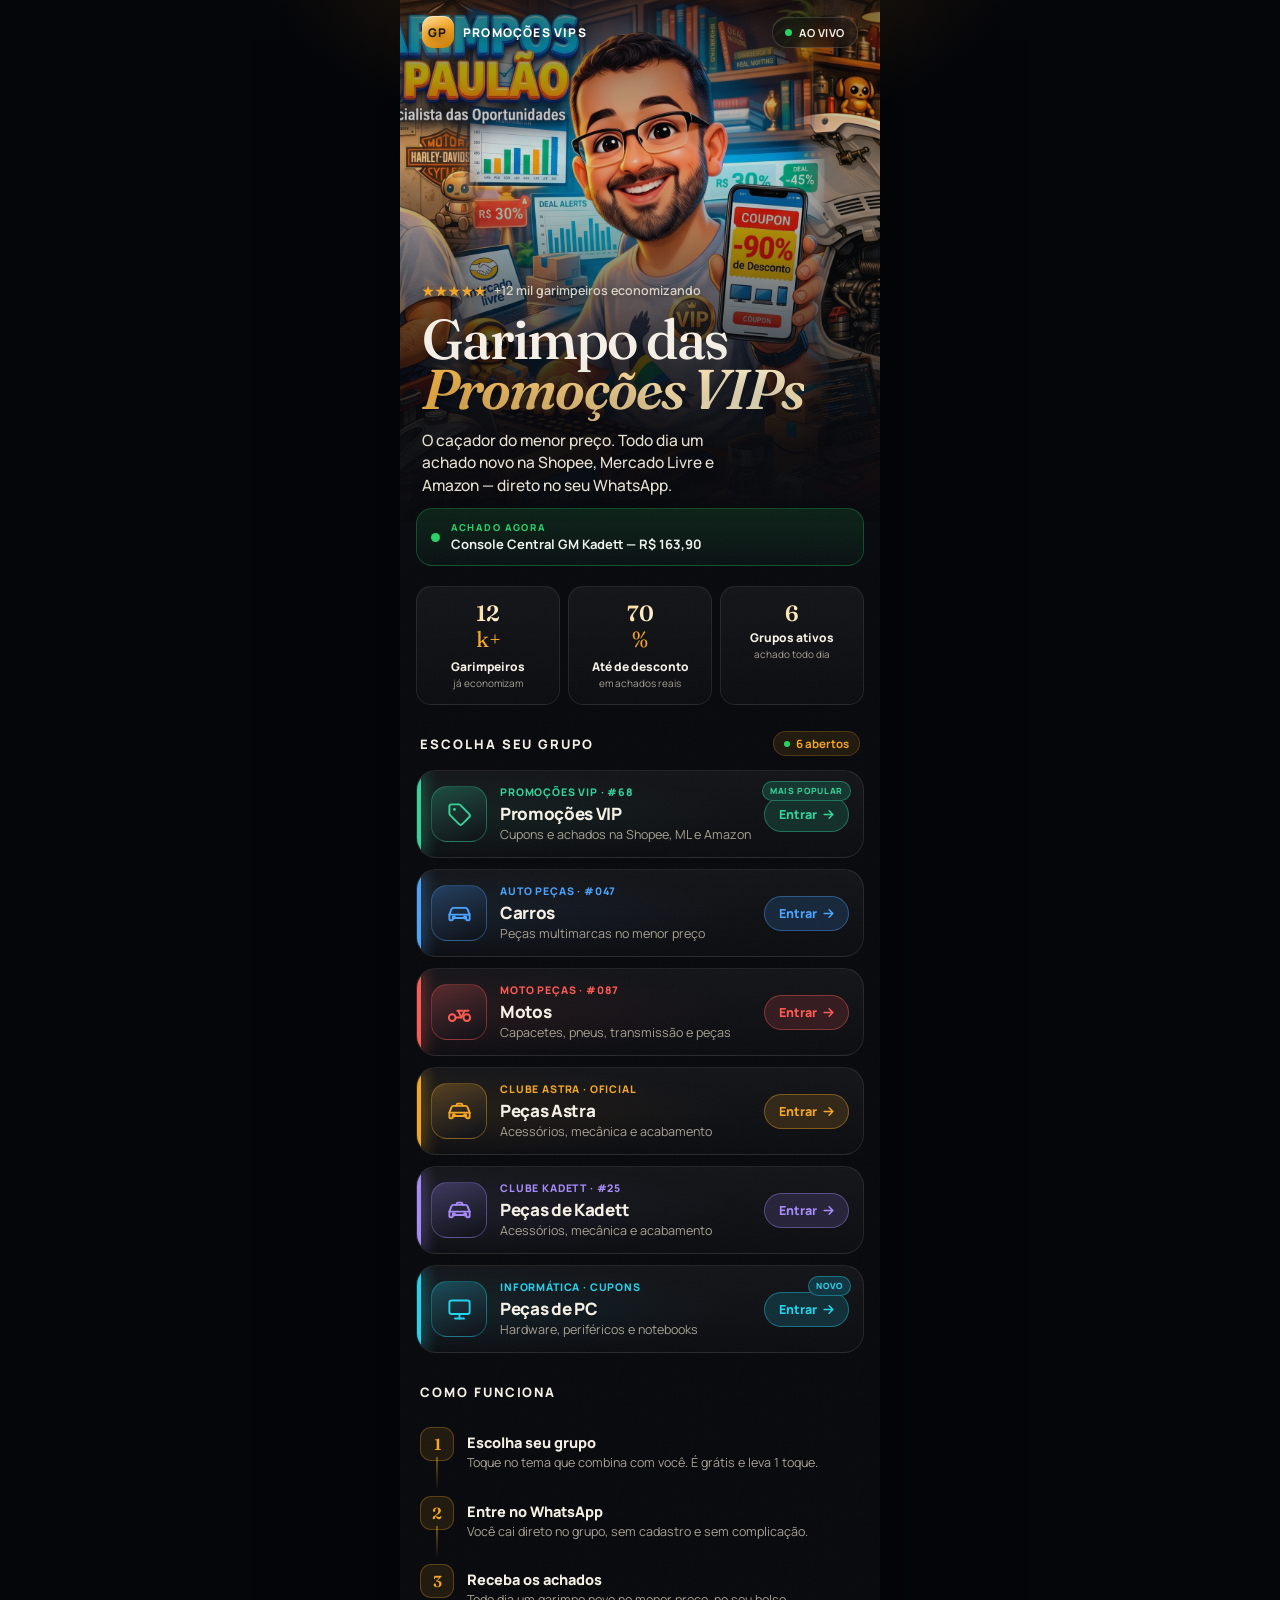
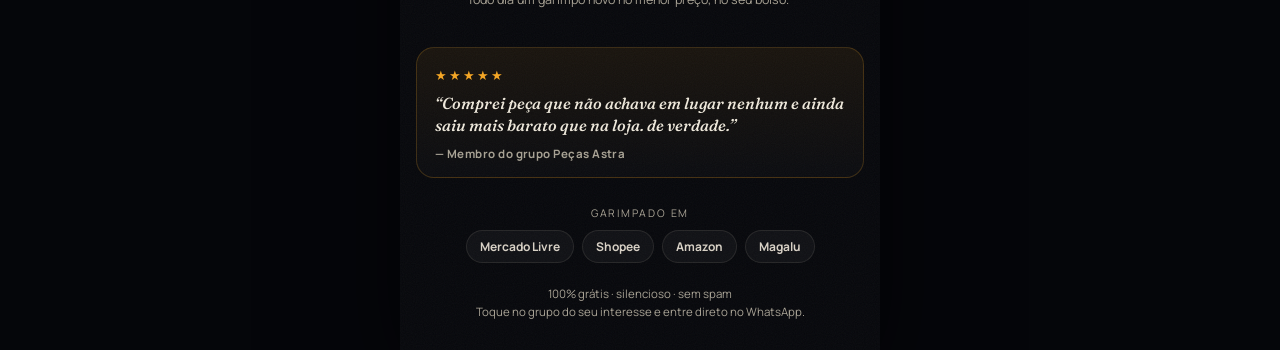
<file: index.html>
<!DOCTYPE html>
<html lang="pt-BR">

<head>
    <meta charset="UTF-8">
    <meta name="viewport" content="width=device-width, initial-scale=1, viewport-fit=cover">
    <meta name="theme-color" content="#07080c">
    <meta name="description"
        content="Garimpo do PauLão. Achados do dia no menor preço, direto no WhatsApp. Escolha seu grupo: Promoções VIP, Carros, Motos, Peças Astra, Peças de Kadett e Peças de PC.">
    <meta property="og:title" content="Garimpo do PauLão | Achados no menor preço">
    <meta property="og:description"
        content="Entre grátis no grupo do seu interesse. Achado novo todo dia, silencioso e sem spam.">
    <meta property="og:type" content="website">
    <title>Garimpo das Promoções VIPs | Grupos no WhatsApp</title>
    <link rel="preconnect" href="https://fonts.googleapis.com">
    <link rel="preconnect" href="https://fonts.gstatic.com" crossorigin>
    <link
        href="https://fonts.googleapis.com/css2?family=Fraunces:ital,opsz,wght@1,9..144,500;1,9..144,600;1,9..144,700&family=Manrope:wght@500;600;700;800&display=swap"
        rel="stylesheet">
    <style>
        :root {
            --bg: #07080c;
            --bg-2: #0b0d14;
            --ink: #f6f1e7;
            --muted: #a8a294;
            --gold: #f5a623;
            --gold-soft: #ffe1a3;
            --wpp: #25d366;
            --line: rgba(255, 244, 220, 0.09);
            --safe-top: env(safe-area-inset-top, 0px);
            --safe-bottom: env(safe-area-inset-bottom, 0px);
        }

        * {
            box-sizing: border-box;
            margin: 0;
            padding: 0;
            -webkit-tap-highlight-color: transparent;
        }

        html {
            background: #05060a;
            scroll-behavior: smooth;
        }

        body {
            min-height: 100dvh;
            color: var(--ink);
            font-family: Manrope, "Segoe UI", sans-serif;
            background:
                radial-gradient(560px 300px at 50% -60px, rgba(245, 166, 35, 0.2), transparent 70%),
                #05060a;
            display: flex;
            justify-content: center;
            -webkit-font-smoothing: antialiased;
        }

        .app {
            position: relative;
            width: 100%;
            max-width: 480px;
            min-width: 0;
            min-height: 100dvh;
            background:
                radial-gradient(130% 40% at 50% 0%, rgba(245, 166, 35, 0.14), transparent 60%),
                linear-gradient(180deg, var(--bg-2), var(--bg) 40%);
            overflow: hidden;
            isolation: isolate;
        }

        /* textura sutil */
        .app::before {
            content: "";
            position: absolute;
            inset: 0;
            z-index: 5;
            pointer-events: none;
            opacity: 0.045;
            background-image: url("data:image/svg+xml,%3Csvg xmlns='http://www.w3.org/2000/svg' width='120' height='120'%3E%3Cfilter id='n'%3E%3CfeTurbulence type='fractalNoise' baseFrequency='0.9' numOctaves='2'/%3E%3C/filter%3E%3Crect width='100%25' height='100%25' filter='url(%23n)'/%3E%3C/svg%3E");
        }

        /* ---------- HERO ---------- */
        .hero {
            position: relative;
            min-height: 58dvh;
            display: flex;
            flex-direction: column;
            justify-content: flex-end;
            padding: calc(18px + var(--safe-top)) 22px 26px;
            isolation: isolate;
            overflow: hidden;
        }

        .hero-photo {
            position: absolute;
            inset: 0;
            width: 100%;
            height: 100%;
            object-fit: cover;
            object-position: center 15%;
            z-index: -2;
            transform: scale(1.05);
            animation: drift 20s ease-in-out infinite alternate;
        }

        .hero::after {
            content: "";
            position: absolute;
            inset: 0;
            z-index: -1;
            background:
                linear-gradient(180deg, rgba(7, 8, 12, 0.55) 0%, rgba(7, 8, 12, 0.1) 30%, rgba(7, 8, 12, 0.6) 60%, rgba(7, 8, 12, 0.95) 85%, var(--bg) 100%);
        }

        .topline {
            position: absolute;
            top: calc(16px + var(--safe-top));
            left: 22px;
            right: 22px;
            display: flex;
            align-items: center;
            justify-content: space-between;
            z-index: 1;
        }

        .mark {
            display: inline-flex;
            align-items: center;
            gap: 9px;
            color: #fff;
            font-size: 12px;
            font-weight: 800;
            letter-spacing: 0.1em;
            text-transform: uppercase;
            text-shadow: 0 2px 10px rgba(0, 0, 0, 0.6);
        }

        .mark i {
            width: 32px;
            height: 32px;
            border-radius: 11px;
            display: grid;
            place-items: center;
            background: linear-gradient(150deg, var(--gold-soft), var(--gold) 52%, #c47a09);
            color: #1a1206;
            font-style: normal;
            font-size: 12px;
            font-weight: 800;
            box-shadow: 0 6px 18px rgba(245, 166, 35, 0.35), inset 0 1px 0 rgba(255, 255, 255, 0.5);
        }

        .live {
            display: inline-flex;
            align-items: center;
            gap: 7px;
            padding: 7px 12px;
            border-radius: 999px;
            background: rgba(7, 8, 12, 0.5);
            border: 1px solid rgba(255, 255, 255, 0.16);
            backdrop-filter: blur(10px);
            -webkit-backdrop-filter: blur(10px);
            font-size: 11px;
            font-weight: 700;
            letter-spacing: 0.05em;
            text-transform: uppercase;
        }

        .live b {
            width: 7px;
            height: 7px;
            border-radius: 50%;
            background: var(--wpp);
            box-shadow: 0 0 0 0 rgba(37, 211, 102, 0.7);
            animation: pulse 1.8s infinite;
        }

        .stars {
            display: inline-flex;
            align-items: center;
            gap: 7px;
            margin-bottom: 14px;
            font-size: 12.5px;
            font-weight: 700;
            color: #fff;
            text-shadow: 0 2px 10px rgba(0, 0, 0, 0.6);
            animation: rise 0.7s 0.02s both;
        }

        .stars .s {
            color: var(--gold);
            letter-spacing: 1px;
            font-size: 13px;
        }

        .stars span {
            color: #d8d2c6;
            font-weight: 600;
        }

        h1 {
            font-family: Fraunces, Georgia, serif;
            font-weight: 500;
            font-size: clamp(40px, 12vw, 56px);
            line-height: 0.9;
            letter-spacing: -0.03em;
            max-width: 12ch;
            text-shadow: 0 12px 34px rgba(0, 0, 0, 0.55);
            animation: rise 0.7s 0.1s both;
        }

        h1 em {
            font-style: italic;
            font-weight: 600;
            background: linear-gradient(105deg, #f6b340 0%, #fff4d2 44%, #f5a623 80%);
            background-size: 200% auto;
            -webkit-background-clip: text;
            background-clip: text;
            color: transparent;
            animation: shine 5s linear infinite;
        }

        .hero-sub {
            margin-top: 14px;
            max-width: 32ch;
            color: #e7e1d5;
            font-size: 15.5px;
            line-height: 1.45;
            font-weight: 500;
            text-shadow: 0 2px 12px rgba(0, 0, 0, 0.6);
            animation: rise 0.7s 0.16s both;
        }

        /* ---------- LIVE FEED ---------- */
        .ticker {
            position: relative;
            z-index: 2;
            margin: 0 16px;
            margin-top: -14px;
            display: flex;
            align-items: center;
            gap: 11px;
            padding: 12px 14px;
            border-radius: 16px;
            background: linear-gradient(180deg, rgba(37, 211, 102, 0.12), rgba(37, 211, 102, 0.04));
            border: 1px solid rgba(37, 211, 102, 0.28);
            box-shadow: 0 16px 36px -18px rgba(0, 0, 0, 0.9);
            animation: rise 0.7s 0.22s both;
        }

        .ticker .dot {
            flex: none;
            width: 9px;
            height: 9px;
            border-radius: 50%;
            background: var(--wpp);
            box-shadow: 0 0 0 0 rgba(37, 211, 102, 0.7);
            animation: pulse 1.8s infinite;
        }

        .ticker .feed {
            min-width: 0;
            flex: 1;
        }

        .ticker .feed .lbl {
            display: block;
            font-size: 9.5px;
            letter-spacing: 0.18em;
            text-transform: uppercase;
            color: var(--wpp);
            font-weight: 800;
            margin-bottom: 1px;
        }

        .ticker .feed .msg {
            display: block;
            font-size: 13px;
            font-weight: 700;
            color: #eef3ee;
            white-space: nowrap;
            overflow: hidden;
            text-overflow: ellipsis;
            animation: feedIn 0.5s ease;
        }

        /* ---------- SHEET ---------- */
        .sheet {
            position: relative;
            z-index: 2;
            background: var(--bg);
            padding: 20px 16px calc(30px + var(--safe-bottom));
        }

        .facts {
            display: grid;
            grid-template-columns: repeat(3, minmax(0, 1fr));
            gap: 8px;
            margin: 0 0 26px;
            animation: rise 0.7s 0.28s both;
        }

        .fact {
            min-width: 0;
            background: linear-gradient(180deg, rgba(255, 255, 255, 0.05), rgba(255, 255, 255, 0.02));
            border: 1px solid var(--line);
            border-radius: 15px;
            padding: 14px 6px;
            text-align: center;
        }

        .fact .num {
            font-family: Fraunces, Georgia, serif;
            font-size: 22px;
            font-weight: 600;
            line-height: 1;
            background: linear-gradient(105deg, #f6b340, #fff4d2 60%, #f5a623);
            -webkit-background-clip: text;
            background-clip: text;
            color: transparent;
        }

        .fact strong {
            display: block;
            margin-top: 5px;
            font-size: 12px;
            font-weight: 800;
            color: var(--ink);
        }

        .fact span {
            display: block;
            margin-top: 1px;
            font-size: 10px;
            color: var(--muted);
        }

        .section-head {
            display: flex;
            align-items: center;
            justify-content: space-between;
            margin: 0 4px 14px;
        }

        .section-head h2 {
            font-size: 13px;
            letter-spacing: 0.15em;
            text-transform: uppercase;
            font-weight: 800;
        }

        .section-head .count {
            display: inline-flex;
            align-items: center;
            gap: 6px;
            font-size: 11.5px;
            color: var(--gold);
            font-weight: 700;
            padding: 4px 10px;
            border-radius: 999px;
            background: rgba(245, 166, 35, 0.1);
            border: 1px solid rgba(245, 166, 35, 0.22);
        }

        .section-head .count b {
            width: 6px;
            height: 6px;
            border-radius: 50%;
            background: var(--wpp);
            animation: pulse 1.8s infinite;
        }

        .groups {
            display: grid;
            gap: 11px;
        }

        .group {
            --accent: var(--gold);
            position: relative;
            display: grid;
            grid-template-columns: 56px 1fr auto;
            gap: 13px;
            align-items: center;
            min-height: 88px;
            padding: 13px 14px;
            border-radius: 20px;
            text-decoration: none;
            color: inherit;
            background: linear-gradient(180deg, rgba(255, 255, 255, 0.05), rgba(255, 255, 255, 0.018));
            border: 1px solid var(--line);
            overflow: hidden;
            transition: transform 0.18s ease, border-color 0.18s ease;
            animation: rise 0.6s both;
        }

        .group::before {
            content: "";
            position: absolute;
            left: 0;
            top: 0;
            bottom: 0;
            width: 4px;
            background: var(--accent);
            box-shadow: 0 0 16px var(--accent);
        }

        .group::after {
            content: "";
            position: absolute;
            inset: 0;
            background: radial-gradient(120% 90% at 0% 50%, color-mix(in srgb, var(--accent) 12%, transparent), transparent 60%);
            opacity: 0.7;
            pointer-events: none;
        }

        .group:active {
            transform: scale(0.98);
            border-color: color-mix(in srgb, var(--accent) 45%, transparent);
        }

        .group:focus-visible {
            outline: 2px solid var(--accent);
            outline-offset: 3px;
        }

        .group .badge {
            position: absolute;
            top: 10px;
            right: 12px;
            z-index: 2;
            font-size: 8.5px;
            font-weight: 800;
            letter-spacing: 0.08em;
            text-transform: uppercase;
            padding: 3px 7px;
            border-radius: 999px;
            background: color-mix(in srgb, var(--accent) 20%, #0c0e14);
            border: 1px solid color-mix(in srgb, var(--accent) 40%, transparent);
            color: var(--accent);
        }

        .thumb {
            position: relative;
            z-index: 1;
            width: 56px;
            height: 56px;
            border-radius: 16px;
            display: grid;
            place-items: center;
            background:
                linear-gradient(160deg, color-mix(in srgb, var(--accent) 30%, #10131b), #0c0e14);
            border: 1px solid color-mix(in srgb, var(--accent) 35%, transparent);
            color: var(--accent);
        }

        .thumb svg {
            width: 27px;
            height: 27px;
            fill: none;
            stroke: currentColor;
            stroke-width: 1.7;
            stroke-linecap: round;
            stroke-linejoin: round;
        }

        .info {
            position: relative;
            z-index: 1;
            min-width: 0;
        }

        .info .kicker {
            display: block;
            color: var(--accent);
            font-size: 10.5px;
            font-weight: 800;
            letter-spacing: 0.08em;
            text-transform: uppercase;
            margin-bottom: 3px;
        }

        .info .name {
            display: block;
            font-size: 17px;
            font-weight: 800;
            letter-spacing: -0.02em;
        }

        .info .desc {
            display: block;
            margin-top: 2px;
            color: var(--muted);
            font-size: 12.5px;
            line-height: 1.3;
        }

        .enter {
            position: relative;
            z-index: 1;
            display: inline-flex;
            align-items: center;
            gap: 4px;
            padding: 8px 12px 8px 14px;
            border-radius: 999px;
            background: color-mix(in srgb, var(--accent) 16%, #0c0e14);
            border: 1px solid color-mix(in srgb, var(--accent) 40%, transparent);
            color: var(--accent);
            font-size: 12.5px;
            font-weight: 800;
            white-space: nowrap;
        }

        .enter svg {
            width: 15px;
            height: 15px;
            fill: none;
            stroke: currentColor;
            stroke-width: 2.4;
            stroke-linecap: round;
            stroke-linejoin: round;
            transition: transform 0.18s ease;
        }

        .group:active .enter svg {
            transform: translateX(3px);
        }

        /* ---------- STEPS ---------- */
        .steps {
            margin-top: 30px;
            animation: rise 0.7s both;
        }

        .steps .head {
            font-size: 13px;
            letter-spacing: 0.15em;
            text-transform: uppercase;
            font-weight: 800;
            margin: 0 4px 14px;
        }

        .step {
            display: grid;
            grid-template-columns: 34px 1fr;
            gap: 13px;
            align-items: flex-start;
            padding: 12px 4px;
            position: relative;
        }

        .step:not(:last-child)::after {
            content: "";
            position: absolute;
            left: 20px;
            top: 42px;
            bottom: -6px;
            width: 1.5px;
            background: linear-gradient(180deg, color-mix(in srgb, var(--gold) 45%, transparent), transparent);
        }

        .step .n {
            width: 34px;
            height: 34px;
            border-radius: 11px;
            display: grid;
            place-items: center;
            font-family: Fraunces, serif;
            font-size: 16px;
            font-weight: 600;
            color: var(--gold);
            background: rgba(245, 166, 35, 0.1);
            border: 1px solid rgba(245, 166, 35, 0.28);
        }

        .step .t {
            font-size: 14.5px;
            font-weight: 800;
            margin-top: 6px;
        }

        .step .d {
            font-size: 12.5px;
            color: var(--muted);
            line-height: 1.4;
            margin-top: 2px;
        }

        /* ---------- TESTIMONIAL ---------- */
        .quote {
            margin-top: 26px;
            padding: 18px 18px 16px;
            border-radius: 18px;
            background: linear-gradient(180deg, rgba(245, 166, 35, 0.08), rgba(255, 255, 255, 0.02));
            border: 1px solid rgba(245, 166, 35, 0.2);
            animation: rise 0.7s both;
        }

        .quote .s {
            color: var(--gold);
            letter-spacing: 2px;
            font-size: 13px;
            margin-bottom: 8px;
        }

        .quote p {
            font-family: Fraunces, Georgia, serif;
            font-weight: 500;
            font-style: italic;
            font-size: 16px;
            line-height: 1.4;
            color: #efe9dc;
        }

        .quote .by {
            margin-top: 10px;
            font-size: 11.5px;
            font-weight: 700;
            color: var(--muted);
            letter-spacing: 0.04em;
        }

        /* ---------- FOOTER ---------- */
        .marquee {
            margin-top: 28px;
            text-align: center;
        }

        .marquee .label {
            font-size: 10.5px;
            letter-spacing: 0.18em;
            text-transform: uppercase;
            color: var(--muted);
            margin-bottom: 10px;
        }

        .stores {
            display: flex;
            align-items: center;
            justify-content: center;
            flex-wrap: wrap;
            gap: 8px;
        }

        .stores span {
            font-size: 12px;
            font-weight: 700;
            color: #d9d2c6;
            padding: 7px 13px;
            border-radius: 999px;
            background: rgba(255, 255, 255, 0.04);
            border: 1px solid var(--line);
        }

        .note {
            margin-top: 22px;
            text-align: center;
            color: var(--muted);
            font-size: 11.5px;
            line-height: 1.5;
        }

        /* ---------- ANIM ---------- */
        .g1 {
            animation-delay: 0.30s;
        }

        .g2 {
            animation-delay: 0.36s;
        }

        .g3 {
            animation-delay: 0.42s;
        }

        .g4 {
            animation-delay: 0.48s;
        }

        .g5 {
            animation-delay: 0.54s;
        }

        .g6 {
            animation-delay: 0.60s;
        }

        @keyframes shine {
            to {
                background-position: 200% center;
            }
        }

        @keyframes pulse {
            70% {
                box-shadow: 0 0 0 8px rgba(37, 211, 102, 0);
            }

            100% {
                box-shadow: 0 0 0 0 rgba(37, 211, 102, 0);
            }
        }

        @keyframes drift {
            to {
                transform: scale(1.12) translate3d(0, -10px, 0);
            }
        }

        @keyframes rise {
            from {
                opacity: 0;
                transform: translateY(16px);
            }

            to {
                opacity: 1;
                transform: translateY(0);
            }
        }

        @keyframes feedIn {
            from {
                opacity: 0;
                transform: translateY(6px);
            }

            to {
                opacity: 1;
                transform: translateY(0);
            }
        }

        @media (prefers-reduced-motion: reduce) {

            .hero-photo,
            h1 em,
            .live b,
            .ticker .dot,
            .stars,
            h1,
            .hero-sub,
            .facts,
            .group,
            .ticker {
                animation: none;
            }
        }

        @media (min-width: 720px) {
            .app {
                box-shadow: 0 40px 100px rgba(0, 0, 0, 0.5);
            }
        }
    </style>
</head>

<body>
    <main class="app">
        <header class="hero">
            <img class="hero-photo" src="/banner.jpg" alt="PauLão, o especialista dos garimpos">
            <div class="topline">
                <div class="mark"><i>GP</i> Promoções VIPs</div>
                <div class="live"><b></b> Ao vivo</div>
            </div>
            <div class="stars">
                <span class="s">★★★★★</span>
                <span>+12 mil garimpeiros economizando</span>
            </div>
            <h1>Garimpo das <em>Promoções VIPs</em></h1>
            <p class="hero-sub">O caçador do menor preço. Todo dia um achado novo na Shopee, Mercado Livre e Amazon
                &mdash; direto no seu WhatsApp.</p>
        </header>

        <div class="ticker" aria-hidden="true">
            <span class="dot"></span>
            <span class="feed">
                <span class="lbl">Achado agora</span>
                <span class="msg" id="feedMsg">Console Central GM Kadett &mdash; R$ 163,90</span>
            </span>
        </div>

        <section class="sheet" aria-labelledby="grupos-titulo">
            <div class="facts">
                <div class="fact">
                    <span class="num" data-count="12">0</span><span
                        style="font-family:Fraunces,serif;font-size:22px;color:var(--gold)">k+</span>
                    <strong>Garimpeiros</strong>
                    <span>já economizam</span>
                </div>
                <div class="fact">
                    <span class="num" data-count="70">0</span><span
                        style="font-family:Fraunces,serif;font-size:22px;color:var(--gold)">%</span>
                    <strong>Até de desconto</strong>
                    <span>em achados reais</span>
                </div>
                <div class="fact">
                    <span class="num" data-count="6">0</span>
                    <strong>Grupos ativos</strong>
                    <span>achado todo dia</span>
                </div>
            </div>

            <div class="section-head">
                <h2 id="grupos-titulo">Escolha seu grupo</h2>
                <span class="count"><b></b> 6 abertos</span>
            </div>

            <nav class="groups" aria-label="Grupos do Garimpo do PauLão">
                <a class="group g1" href="/promocoes" style="--accent:#34d399">
                    <span class="badge">Mais popular</span>
                    <span class="thumb" aria-hidden="true">
                        <svg viewBox="0 0 24 24">
                            <path
                                d="M20.6 11.4l-8-8A2 2 0 0 0 11.2 3H5a2 2 0 0 0-2 2v6.2a2 2 0 0 0 .6 1.4l8 8a2 2 0 0 0 2.8 0l6.2-6.2a2 2 0 0 0 0-2.8z" />
                            <circle cx="7.5" cy="7.5" r="1.2" fill="currentColor" stroke="none" />
                        </svg>
                    </span>
                    <span class="info">
                        <span class="kicker">Promoções VIP · #68</span>
                        <span class="name">Promoções VIP</span>
                        <span class="desc">Cupons e achados na Shopee, ML e Amazon</span>
                    </span>
                    <span class="enter">Entrar <svg viewBox="0 0 24 24">
                            <path d="M5 12h14M13 6l6 6-6 6" />
                        </svg></span>
                </a>

                <a class="group g2" href="/carros" style="--accent:#4aa3ff">
                    <span class="thumb" aria-hidden="true">
                        <svg viewBox="0 0 24 24">
                            <path d="M3 13l1.8-4.6A2 2 0 0 1 6.7 7h10.6a2 2 0 0 1 1.9 1.4L21 13" />
                            <path d="M3 13h18v4a1 1 0 0 1-1 1h-1a1 1 0 0 1-1-1v-1H6v1a1 1 0 0 1-1 1H4a1 1 0 0 1-1-1z" />
                            <circle cx="7" cy="15.5" r="1" />
                            <circle cx="17" cy="15.5" r="1" />
                        </svg>
                    </span>
                    <span class="info">
                        <span class="kicker">Auto peças · #047</span>
                        <span class="name">Carros</span>
                        <span class="desc">Peças multimarcas no menor preço</span>
                    </span>
                    <span class="enter">Entrar <svg viewBox="0 0 24 24">
                            <path d="M5 12h14M13 6l6 6-6 6" />
                        </svg></span>
                </a>

                <a class="group g3" href="/motos" style="--accent:#ff5a52">
                    <span class="thumb" aria-hidden="true">
                        <svg viewBox="0 0 24 24">
                            <circle cx="5.5" cy="16.5" r="3" />
                            <circle cx="18.5" cy="16.5" r="3" />
                            <path d="M8.5 16.5h5l3-6H20" />
                            <path d="M10 10.5h5" />
                            <path d="M13.5 16.5l-2.5-6" />
                        </svg>
                    </span>
                    <span class="info">
                        <span class="kicker">Moto peças · #087</span>
                        <span class="name">Motos</span>
                        <span class="desc">Capacetes, pneus, transmissão e peças</span>
                    </span>
                    <span class="enter">Entrar <svg viewBox="0 0 24 24">
                            <path d="M5 12h14M13 6l6 6-6 6" />
                        </svg></span>
                </a>

                <a class="group g4" href="/astra" style="--accent:#f5a623">
                    <span class="thumb" aria-hidden="true">
                        <svg viewBox="0 0 24 24">
                            <path d="M3 13l1.8-4.6A2 2 0 0 1 6.7 7h10.6a2 2 0 0 1 1.9 1.4L21 13" />
                            <path d="M3 13h18v4a1 1 0 0 1-1 1h-1a1 1 0 0 1-1-1v-1H6v1a1 1 0 0 1-1 1H4a1 1 0 0 1-1-1z" />
                            <circle cx="7" cy="15.5" r="1" />
                            <circle cx="17" cy="15.5" r="1" />
                            <path d="M9 7l1-2h4l1 2" />
                        </svg>
                    </span>
                    <span class="info">
                        <span class="kicker">Clube Astra · Oficial</span>
                        <span class="name">Peças Astra</span>
                        <span class="desc">Acessórios, mecânica e acabamento</span>
                    </span>
                    <span class="enter">Entrar <svg viewBox="0 0 24 24">
                            <path d="M5 12h14M13 6l6 6-6 6" />
                        </svg></span>
                </a>

                <a class="group g5" href="/kadett" style="--accent:#a78bfa">
                    <span class="thumb" aria-hidden="true">
                        <svg viewBox="0 0 24 24">
                            <path d="M3 13l1.8-4.6A2 2 0 0 1 6.7 7h10.6a2 2 0 0 1 1.9 1.4L21 13" />
                            <path d="M3 13h18v4a1 1 0 0 1-1 1h-1a1 1 0 0 1-1-1v-1H6v1a1 1 0 0 1-1 1H4a1 1 0 0 1-1-1z" />
                            <circle cx="7" cy="15.5" r="1" />
                            <circle cx="17" cy="15.5" r="1" />
                            <path d="M9 7l1-2h4l1 2" />
                        </svg>
                    </span>
                    <span class="info">
                        <span class="kicker">Clube Kadett · #25</span>
                        <span class="name">Peças de Kadett</span>
                        <span class="desc">Acessórios, mecânica e acabamento</span>
                    </span>
                    <span class="enter">Entrar <svg viewBox="0 0 24 24">
                            <path d="M5 12h14M13 6l6 6-6 6" />
                        </svg></span>
                </a>

                <a class="group g6" href="/pc" style="--accent:#22d3ee">
                    <span class="badge">Novo</span>
                    <span class="thumb" aria-hidden="true">
                        <svg viewBox="0 0 24 24">
                            <rect x="3" y="4" width="18" height="12" rx="2" />
                            <path d="M8 20h8" />
                            <path d="M12 16v4" />
                        </svg>
                    </span>
                    <span class="info">
                        <span class="kicker">Informática · Cupons</span>
                        <span class="name">Peças de PC</span>
                        <span class="desc">Hardware, periféricos e notebooks</span>
                    </span>
                    <span class="enter">Entrar <svg viewBox="0 0 24 24">
                            <path d="M5 12h14M13 6l6 6-6 6" />
                        </svg></span>
                </a>
            </nav>

            <div class="steps">
                <div class="head">Como funciona</div>
                <div class="step">
                    <span class="n">1</span>
                    <div>
                        <div class="t">Escolha seu grupo</div>
                        <div class="d">Toque no tema que combina com você. É grátis e leva 1 toque.</div>
                    </div>
                </div>
                <div class="step">
                    <span class="n">2</span>
                    <div>
                        <div class="t">Entre no WhatsApp</div>
                        <div class="d">Você cai direto no grupo, sem cadastro e sem complicação.</div>
                    </div>
                </div>
                <div class="step">
                    <span class="n">3</span>
                    <div>
                        <div class="t">Receba os achados</div>
                        <div class="d">Todo dia um garimpo novo no menor preço, no seu bolso.</div>
                    </div>
                </div>
            </div>

            <div class="quote">
                <div class="s">★★★★★</div>
                <p>“Comprei peça que não achava em lugar nenhum e ainda saiu mais barato que na loja.
                    de verdade.”</p>
                <div class="by">— Membro do grupo Peças Astra</div>
            </div>

            <div class="marquee">
                <div class="label">Garimpado em</div>
                <div class="stores">
                    <span>Mercado Livre</span>
                    <span>Shopee</span>
                    <span>Amazon</span>
                    <span>Magalu</span>
                </div>
            </div>

            <p class="note">100% grátis · silencioso · sem spam<br>Toque no grupo do seu interesse e entre direto no
                WhatsApp.</p>
        </section>
    </main>

    <script>
        // Feed de achados ao vivo (gera FOMO)
        const achados = [
            "Console Central GM Kadett — R$ 163,90",
            "Relógio Crono GM Monza/Kadett — R$ 235,00",
            "Kit Buchas Suspensão Astra — 48% OFF",
            "Capacete Fechado c/ Viseira — R$ 149,90",
            "Jogo de Calotas Aro 14 — R$ 89,90",
            "Pastilha de Freio Cerâmica — 55% OFF",
            "Farol Milha Universal LED — R$ 64,90",
            "Kit Som Automotivo 4 Alto-falantes — R$ 199,00"
        ];
        const feedMsg = document.getElementById("feedMsg");
        let fi = 0;
        setInterval(() => {
            fi = (fi + 1) % achados.length;
            if (!feedMsg) return;
            feedMsg.style.animation = "none";
            void feedMsg.offsetWidth;
            feedMsg.style.animation = "feedIn 0.5s ease";
            feedMsg.textContent = achados[fi];
        }, 2800);

        // Contadores animados quando aparecem na tela
        const counters = document.querySelectorAll(".num[data-count]");
        const animate = (el) => {
            const target = +el.dataset.count;
            const dur = 1100;
            const start = performance.now();
            const tick = (now) => {
                const p = Math.min((now - start) / dur, 1);
                const eased = 1 - Math.pow(1 - p, 3);
                el.textContent = Math.round(target * eased);
                if (p < 1) requestAnimationFrame(tick);
            };
            requestAnimationFrame(tick);
        };
        if ("IntersectionObserver" in window) {
            const io = new IntersectionObserver((entries) => {
                entries.forEach((e) => {
                    if (e.isIntersecting) { animate(e.target); io.unobserve(e.target); }
                });
            }, { threshold: 0.6 });
            counters.forEach((c) => io.observe(c));
        } else {
            counters.forEach(animate);
        }
    </script>
</body>

</html>
</file>
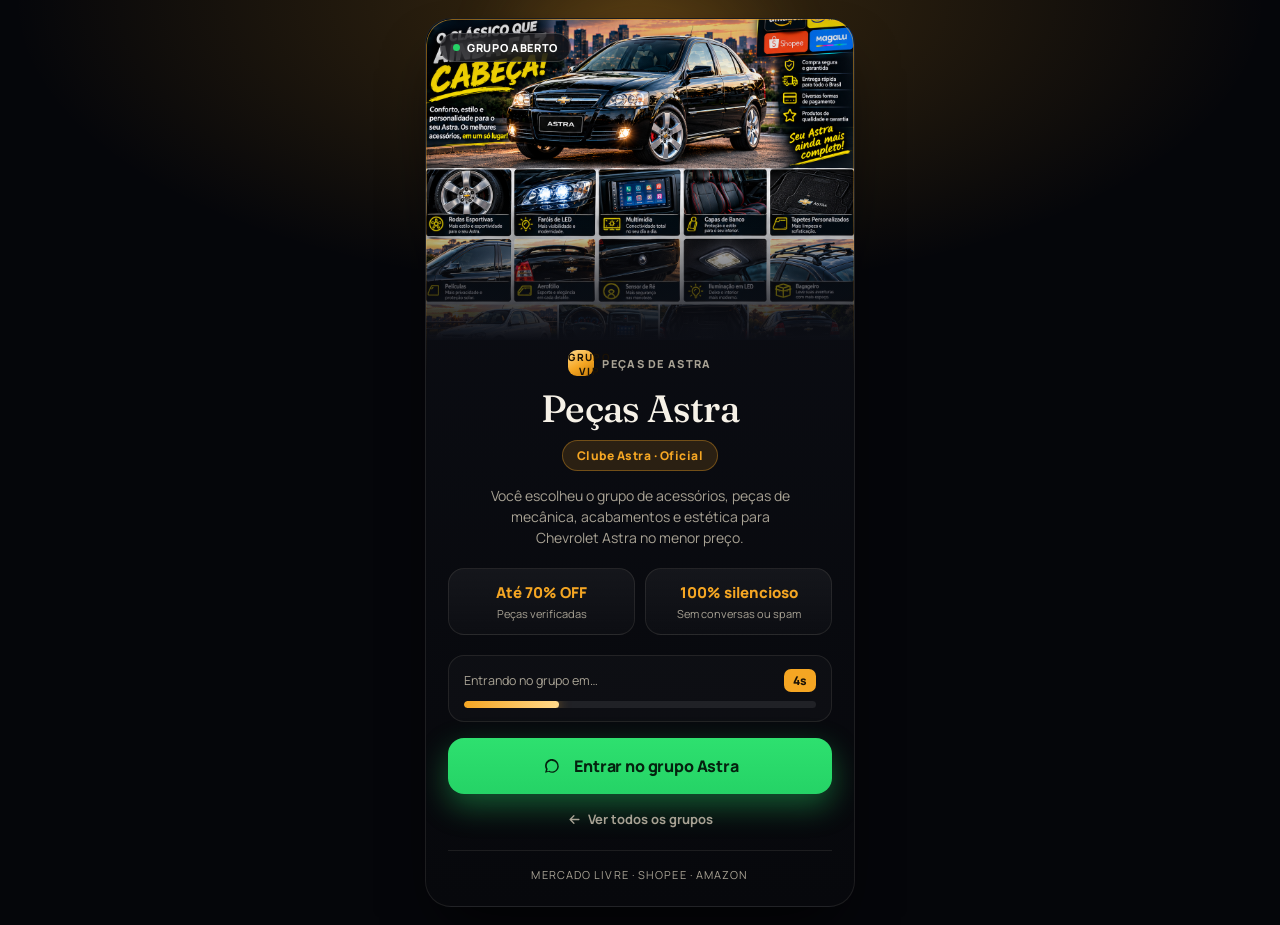
<file: astra/index.html>
<!DOCTYPE html>
<html lang="pt-BR">

<head>
    <meta charset="UTF-8">
    <meta name="viewport" content="width=device-width, initial-scale=1, viewport-fit=cover">
    <meta name="theme-color" content="#07080c">
    <meta name="description"
        content="Grupo de Peças Astra do Garimpo das Promoções VIPs. Acessórios, mecânica, acabamento e estética para Chevrolet Astra no menor preço.">
    <title>Garimpo das Promoções VIPs | Peças Astra</title>
    <link rel="preconnect" href="https://fonts.googleapis.com">
    <link rel="preconnect" href="https://fonts.gstatic.com" crossorigin>
    <link
        href="https://fonts.googleapis.com/css2?family=Fraunces:ital,opsz,wght@1,9..144,500;1,9..144,600&family=Manrope:wght@500;600;700;800&display=swap"
        rel="stylesheet">
    <style>
        :root {
            --accent: #f5a623;
            --accent-soft: #ffd98a;
            --img-pos: center 28%;
            --bg: #07080c;
            --bg-2: #0c0e15;
            --ink: #f6f1e7;
            --muted: #a8a294;
            --wpp: #25d366;
            --line: rgba(255, 244, 220, 0.09);
            --safe-top: env(safe-area-inset-top, 0px);
            --safe-bottom: env(safe-area-inset-bottom, 0px);
        }

        * {
            box-sizing: border-box;
            margin: 0;
            padding: 0;
            -webkit-tap-highlight-color: transparent;
        }

        html {
            background: #05060a;
        }

        body {
            min-height: 100dvh;
            color: var(--ink);
            font-family: Manrope, "Segoe UI", sans-serif;
            background:
                radial-gradient(70% 45% at 50% 0%, color-mix(in srgb, var(--accent) 22%, transparent), transparent 70%),
                #05060a;
            display: flex;
            align-items: center;
            justify-content: center;
            padding: max(18px, var(--safe-top)) 16px max(18px, var(--safe-bottom));
            -webkit-font-smoothing: antialiased;
        }

        .stage {
            position: relative;
            width: 100%;
            max-width: 430px;
            animation: rise 0.6s both;
        }

        .stage::before {
            content: "";
            position: absolute;
            inset: -40px -10px 20px;
            z-index: -1;
            background: radial-gradient(60% 45% at 50% 20%, color-mix(in srgb, var(--accent) 30%, transparent), transparent 70%);
            filter: blur(20px);
        }

        .card {
            position: relative;
            border-radius: 26px;
            overflow: hidden;
            background: linear-gradient(180deg, var(--bg-2), var(--bg));
            border: 1px solid var(--line);
            box-shadow: 0 30px 60px -20px rgba(0, 0, 0, 0.8);
        }

        .card::after {
            content: "";
            position: absolute;
            inset: 0;
            border-radius: 26px;
            padding: 1px;
            background: linear-gradient(180deg, color-mix(in srgb, var(--accent) 55%, transparent), transparent 40%);
            -webkit-mask: linear-gradient(#000 0 0) content-box, linear-gradient(#000 0 0);
            -webkit-mask-composite: xor;
            mask-composite: exclude;
            pointer-events: none;
        }

        .media {
            position: relative;
            width: 100%;
            aspect-ratio: 4 / 3;
            overflow: hidden;
            background: #0d1117;
        }

        .media img {
            width: 100%;
            height: 100%;
            object-fit: cover;
            object-position: var(--img-pos);
            transform: scale(1.02);
        }

        .media .fade {
            position: absolute;
            inset: 0;
            background: linear-gradient(180deg, rgba(7, 8, 12, 0.15) 0%, transparent 30%, transparent 55%, var(--bg-2) 100%);
        }

        .chip {
            position: absolute;
            top: 14px;
            left: 14px;
            display: inline-flex;
            align-items: center;
            gap: 7px;
            padding: 6px 12px;
            border-radius: 999px;
            background: rgba(7, 8, 12, 0.6);
            border: 1px solid rgba(255, 255, 255, 0.16);
            backdrop-filter: blur(10px);
            -webkit-backdrop-filter: blur(10px);
            font-size: 11px;
            font-weight: 800;
            letter-spacing: 0.06em;
            text-transform: uppercase;
            color: #fff;
        }

        .chip b {
            width: 7px;
            height: 7px;
            border-radius: 50%;
            background: var(--wpp);
            box-shadow: 0 0 0 0 rgba(37, 211, 102, 0.7);
            animation: pulse 1.8s infinite;
        }

        .body {
            position: relative;
            padding: 4px 22px 24px;
            text-align: center;
        }

        .brand {
            display: inline-flex;
            align-items: center;
            gap: 8px;
            margin-bottom: 14px;
            font-size: 11px;
            font-weight: 800;
            letter-spacing: 0.12em;
            text-transform: uppercase;
            color: var(--muted);
        }

        .brand i {
            width: 26px;
            height: 26px;
            border-radius: 9px;
            display: grid;
            place-items: center;
            background: linear-gradient(150deg, var(--accent-soft), var(--accent) 55%, #c47a09);
            color: #1a1206;
            font-style: normal;
            font-size: 10px;
            font-weight: 800;
        }

        h1 {
            font-family: Fraunces, Georgia, serif;
            font-weight: 500;
            font-size: clamp(30px, 8.5vw, 38px);
            line-height: 1;
            letter-spacing: -0.02em;
            margin-bottom: 12px;
        }

        .tag {
            display: inline-flex;
            align-items: center;
            padding: 6px 14px;
            border-radius: 999px;
            background: color-mix(in srgb, var(--accent) 14%, transparent);
            border: 1px solid color-mix(in srgb, var(--accent) 35%, transparent);
            color: var(--accent);
            font-size: 12px;
            font-weight: 800;
            letter-spacing: 0.04em;
            margin-bottom: 14px;
        }

        .desc {
            color: var(--muted);
            font-size: 14px;
            line-height: 1.5;
            max-width: 34ch;
            margin: 0 auto 20px;
        }

        .stats {
            display: grid;
            grid-template-columns: 1fr 1fr;
            gap: 10px;
            margin-bottom: 20px;
        }

        .stat {
            background: linear-gradient(180deg, rgba(255, 255, 255, 0.05), rgba(255, 255, 255, 0.02));
            border: 1px solid var(--line);
            border-radius: 16px;
            padding: 13px 10px;
        }

        .stat .v {
            font-size: 15px;
            font-weight: 800;
            color: var(--accent);
        }

        .stat .l {
            margin-top: 3px;
            font-size: 11px;
            color: var(--muted);
        }

        .timer {
            background: rgba(255, 255, 255, 0.025);
            border: 1px solid var(--line);
            border-radius: 16px;
            padding: 13px 15px;
            margin-bottom: 16px;
            text-align: left;
        }

        .timer-top {
            display: flex;
            align-items: center;
            justify-content: space-between;
            font-size: 12.5px;
            color: var(--muted);
            margin-bottom: 9px;
        }

        .timer-top b {
            background: var(--accent);
            color: #1a1206;
            font-size: 12px;
            font-weight: 800;
            padding: 3px 9px;
            border-radius: 7px;
        }

        .track {
            height: 7px;
            background: rgba(255, 255, 255, 0.08);
            border-radius: 10px;
            overflow: hidden;
        }

        .fill {
            height: 100%;
            width: 0%;
            border-radius: 10px;
            background: linear-gradient(90deg, var(--accent), var(--accent-soft));
            box-shadow: 0 0 12px color-mix(in srgb, var(--accent) 60%, transparent);
            transition: width 0.05s linear;
        }

        .cta {
            display: flex;
            align-items: center;
            justify-content: center;
            gap: 11px;
            width: 100%;
            background: linear-gradient(180deg, #2ee06f, var(--wpp));
            color: #04220f;
            text-decoration: none;
            font-weight: 800;
            font-size: 16px;
            letter-spacing: -0.01em;
            padding: 17px;
            border-radius: 16px;
            box-shadow: 0 12px 30px rgba(37, 211, 102, 0.4);
            animation: pulseBtn 2.2s infinite;
        }

        .cta svg {
            width: 22px;
            height: 22px;
            fill: currentColor;
        }

        .back {
            display: inline-flex;
            align-items: center;
            gap: 6px;
            margin-top: 16px;
            color: var(--muted);
            font-size: 13px;
            font-weight: 700;
            text-decoration: none;
        }

        .back svg {
            width: 15px;
            height: 15px;
            fill: none;
            stroke: currentColor;
            stroke-width: 2.2;
            stroke-linecap: round;
            stroke-linejoin: round;
        }

        .trust {
            margin-top: 18px;
            padding-top: 16px;
            border-top: 1px solid var(--line);
            font-size: 11px;
            color: var(--muted);
            letter-spacing: 0.1em;
            text-transform: uppercase;
        }

        @keyframes pulse {
            70% {
                box-shadow: 0 0 0 8px rgba(37, 211, 102, 0);
            }

            100% {
                box-shadow: 0 0 0 0 rgba(37, 211, 102, 0);
            }
        }

        @keyframes pulseBtn {
            0% {
                box-shadow: 0 12px 30px rgba(37, 211, 102, 0.4), 0 0 0 0 rgba(37, 211, 102, 0.5);
            }

            70% {
                box-shadow: 0 12px 30px rgba(37, 211, 102, 0.4), 0 0 0 16px rgba(37, 211, 102, 0);
            }

            100% {
                box-shadow: 0 12px 30px rgba(37, 211, 102, 0.4), 0 0 0 0 rgba(37, 211, 102, 0);
            }
        }

        @keyframes rise {
            from {
                opacity: 0;
                transform: translateY(16px);
            }

            to {
                opacity: 1;
                transform: translateY(0);
            }

        }

        @media (prefers-reduced-motion: reduce) {

            .stage,
            .cta,
            .chip b {
                animation: none;
            }
        }
    </style>
</head>

<body>
    <div class="stage">
        <div class="card">
            <div class="media">
                <img src="/astra/astra-banner.jpg" alt="Peças Chevrolet Astra">
                <div class="fade"></div>
                <span class="chip"><b></b> Grupo aberto</span>
            </div>
            <div class="body">
                <div class="brand"><i>Grupo VIP</i> Peças de Astra</div>
                <h1>Peças Astra</h1>
                <div class="tag">Clube Astra · Oficial</div>
                <p class="desc">Você escolheu o grupo de acessórios, peças de mecânica, acabamentos e estética para
                    Chevrolet Astra no menor preço.</p>

                <div class="stats">
                    <div class="stat">
                        <div class="v">Até 70% OFF</div>
                        <div class="l">Peças verificadas</div>
                    </div>
                    <div class="stat">
                        <div class="v">100% silencioso</div>
                        <div class="l">Sem conversas ou spam</div>
                    </div>
                </div>

                <div class="timer">
                    <div class="timer-top"><span>Entrando no grupo em…</span><b id="timeText">5s</b></div>
                    <div class="track">
                        <div class="fill" id="barFill"></div>
                    </div>
                </div>

                <a href="https://achadinho.pro/pecasastra" class="cta">
                    <svg viewBox="0 0 24 24">
                        <path
                            d="M12.031 6.172c-3.181 0-5.767 2.586-5.768 5.766-.001 1.298.38 2.27 1.019 3.287l-.711 2.598 2.664-.698c.969.587 1.961.956 2.796.957 3.183 0 5.768-2.587 5.768-5.767 0-3.181-2.586-5.768-5.768-5.768zm7.397 5.766c.002 4.078-3.32 7.398-7.397 7.399-.001 0-.001 0 0 0-1.282 0-2.53-.33-3.623-.956l-4.032 1.058 1.077-3.931c-.684-1.135-1.047-2.434-1.048-3.766.002-4.078 3.32-7.399 7.397-7.399 4.078 0 7.398 3.321 7.398 7.399z" />
                    </svg>
                    Entrar no grupo Astra
                </a>

                <a href="/" class="back" id="homeLink">
                    <svg viewBox="0 0 24 24">
                        <path d="M19 12H5M11 18l-6-6 6-6" />
                    </svg>
                    Ver todos os grupos
                </a>

                <div class="trust">Mercado Livre · Shopee · Amazon</div>
            </div>
        </div>
    </div>

    <script>
        const targetUrl = "https://achadinho.pro/pecasastra";
        const duration = 5000;
        let elapsed = 0;
        const bar = document.getElementById("barFill");
        const txt = document.getElementById("timeText");

        document.getElementById("homeLink").addEventListener("click", () => clearInterval(loop));

        const loop = setInterval(() => {
            elapsed += 30;
            const pct = Math.min((elapsed / duration) * 100, 100);
            if (bar) bar.style.width = pct + "%";
            const sec = Math.ceil((duration - elapsed) / 1000);
            if (txt && sec >= 0) txt.textContent = sec + "s";
            if (elapsed >= duration) {
                clearInterval(loop);
                if (!/facebookexternalhit|Facebot|MetaInspector/i.test(navigator.userAgent)) {
                    window.location.href = targetUrl;
                }
            }
        }, 30);
    </script>
</body>

</html>
</file>
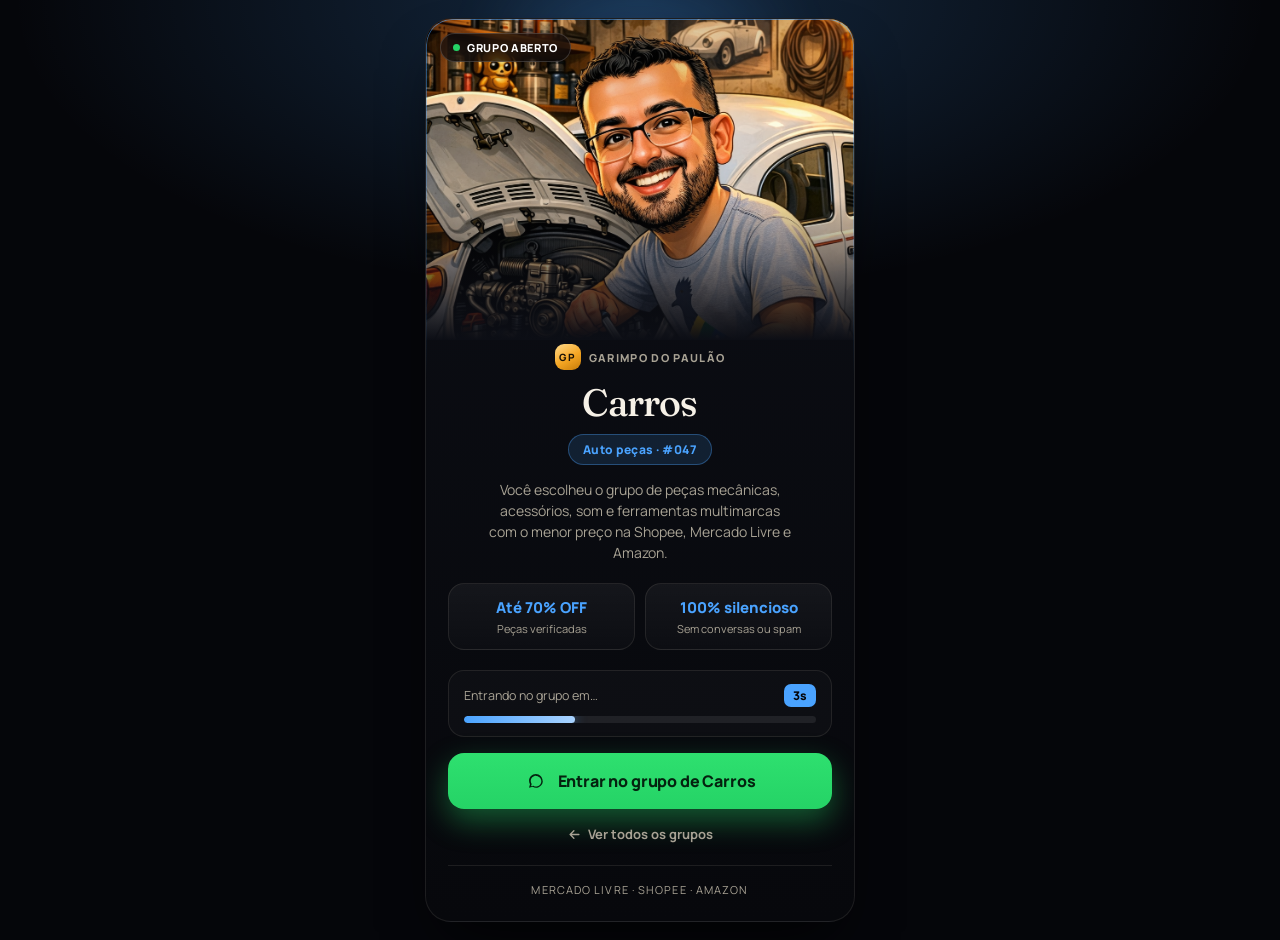
<file: carros/index.html>
<!DOCTYPE html>
<html lang="pt-BR">

<head>
    <meta charset="UTF-8">
    <meta name="viewport" content="width=device-width, initial-scale=1, viewport-fit=cover">
    <meta name="theme-color" content="#07080c">
    <meta name="description"
        content="Grupo de Auto Peças do Garimpo das Promoções VIPs. Peças mecânicas, acessórios, som e ferramentas multimarcas no menor preço.">
    <title>Garimpo das Promoções VIPs | Auto Peças #047</title>
    <link rel="preconnect" href="https://fonts.googleapis.com">
    <link rel="preconnect" href="https://fonts.gstatic.com" crossorigin>
    <link
        href="https://fonts.googleapis.com/css2?family=Fraunces:ital,opsz,wght@1,9..144,500;1,9..144,600&family=Manrope:wght@500;600;700;800&display=swap"
        rel="stylesheet">
    <style>
        :root {
            --accent: #4aa3ff;
            --accent-soft: #a9d3ff;
            --brand: #f5a623;
            --brand-soft: #ffd98a;
            --img-pos: center 20%;
            --bg: #07080c;
            --bg-2: #0c0e15;
            --ink: #f6f1e7;
            --muted: #a8a294;
            --wpp: #25d366;
            --line: rgba(255, 244, 220, 0.09);
            --safe-top: env(safe-area-inset-top, 0px);
            --safe-bottom: env(safe-area-inset-bottom, 0px);
        }

        * {
            box-sizing: border-box;
            margin: 0;
            padding: 0;
            -webkit-tap-highlight-color: transparent;
        }

        html {
            background: #05060a;
        }

        body {
            min-height: 100dvh;
            color: var(--ink);
            font-family: Manrope, "Segoe UI", sans-serif;
            background:
                radial-gradient(70% 45% at 50% 0%, color-mix(in srgb, var(--accent) 22%, transparent), transparent 70%),
                #05060a;
            display: flex;
            align-items: center;
            justify-content: center;
            padding: max(18px, var(--safe-top)) 16px max(18px, var(--safe-bottom));
            -webkit-font-smoothing: antialiased;
        }

        .stage {
            position: relative;
            width: 100%;
            max-width: 430px;
            animation: rise 0.6s both;
        }

        .stage::before {
            content: "";
            position: absolute;
            inset: -40px -10px 20px;
            z-index: -1;
            background: radial-gradient(60% 45% at 50% 20%, color-mix(in srgb, var(--accent) 30%, transparent), transparent 70%);
            filter: blur(20px);
        }

        .card {
            position: relative;
            border-radius: 26px;
            overflow: hidden;
            background: linear-gradient(180deg, var(--bg-2), var(--bg));
            border: 1px solid var(--line);
            box-shadow: 0 30px 60px -20px rgba(0, 0, 0, 0.8);
        }

        .card::after {
            content: "";
            position: absolute;
            inset: 0;
            border-radius: 26px;
            padding: 1px;
            background: linear-gradient(180deg, color-mix(in srgb, var(--accent) 55%, transparent), transparent 40%);
            -webkit-mask: linear-gradient(#000 0 0) content-box, linear-gradient(#000 0 0);
            -webkit-mask-composite: xor;
            mask-composite: exclude;
            pointer-events: none;
        }

        .media {
            position: relative;
            width: 100%;
            aspect-ratio: 4 / 3;
            overflow: hidden;
            background: #0d1117;
        }

        .media img {
            width: 100%;
            height: 100%;
            object-fit: cover;
            object-position: var(--img-pos);
            transform: scale(1.02);
        }

        .media .fade {
            position: absolute;
            inset: 0;
            background: linear-gradient(180deg, rgba(7, 8, 12, 0.15) 0%, transparent 30%, transparent 55%, var(--bg-2) 100%);
        }

        .chip {
            position: absolute;
            top: 14px;
            left: 14px;
            display: inline-flex;
            align-items: center;
            gap: 7px;
            padding: 6px 12px;
            border-radius: 999px;
            background: rgba(7, 8, 12, 0.6);
            border: 1px solid rgba(255, 255, 255, 0.16);
            backdrop-filter: blur(10px);
            -webkit-backdrop-filter: blur(10px);
            font-size: 11px;
            font-weight: 800;
            letter-spacing: 0.06em;
            text-transform: uppercase;
            color: #fff;
        }

        .chip b {
            width: 7px;
            height: 7px;
            border-radius: 50%;
            background: var(--wpp);
            box-shadow: 0 0 0 0 rgba(37, 211, 102, 0.7);
            animation: pulse 1.8s infinite;
        }

        .body {
            position: relative;
            padding: 4px 22px 24px;
            text-align: center;
        }

        .brand {
            display: inline-flex;
            align-items: center;
            gap: 8px;
            margin-bottom: 14px;
            font-size: 11px;
            font-weight: 800;
            letter-spacing: 0.12em;
            text-transform: uppercase;
            color: var(--muted);
        }

        .brand i {
            width: 26px;
            height: 26px;
            border-radius: 9px;
            display: grid;
            place-items: center;
            background: linear-gradient(150deg, var(--brand-soft), var(--brand) 55%, #c47a09);
            color: #1a1206;
            font-style: normal;
            font-size: 10px;
            font-weight: 800;
        }

        h1 {
            font-family: Fraunces, Georgia, serif;
            font-weight: 500;
            font-size: clamp(30px, 8.5vw, 38px);
            line-height: 1;
            letter-spacing: -0.02em;
            margin-bottom: 12px;
        }

        .tag {
            display: inline-flex;
            align-items: center;
            padding: 6px 14px;
            border-radius: 999px;
            background: color-mix(in srgb, var(--accent) 14%, transparent);
            border: 1px solid color-mix(in srgb, var(--accent) 35%, transparent);
            color: var(--accent);
            font-size: 12px;
            font-weight: 800;
            letter-spacing: 0.04em;
            margin-bottom: 14px;
        }

        .desc {
            color: var(--muted);
            font-size: 14px;
            line-height: 1.5;
            max-width: 34ch;
            margin: 0 auto 20px;
        }

        .stats {
            display: grid;
            grid-template-columns: 1fr 1fr;
            gap: 10px;
            margin-bottom: 20px;
        }

        .stat {
            background: linear-gradient(180deg, rgba(255, 255, 255, 0.05), rgba(255, 255, 255, 0.02));
            border: 1px solid var(--line);
            border-radius: 16px;
            padding: 13px 10px;
        }

        .stat .v {
            font-size: 15px;
            font-weight: 800;
            color: var(--accent);
        }

        .stat .l {
            margin-top: 3px;
            font-size: 11px;
            color: var(--muted);
        }

        .timer {
            background: rgba(255, 255, 255, 0.025);
            border: 1px solid var(--line);
            border-radius: 16px;
            padding: 13px 15px;
            margin-bottom: 16px;
            text-align: left;
        }

        .timer-top {
            display: flex;
            align-items: center;
            justify-content: space-between;
            font-size: 12.5px;
            color: var(--muted);
            margin-bottom: 9px;
        }

        .timer-top b {
            background: var(--accent);
            color: #05060a;
            font-size: 12px;
            font-weight: 800;
            padding: 3px 9px;
            border-radius: 7px;
        }

        .track {
            height: 7px;
            background: rgba(255, 255, 255, 0.08);
            border-radius: 10px;
            overflow: hidden;
        }

        .fill {
            height: 100%;
            width: 0%;
            border-radius: 10px;
            background: linear-gradient(90deg, var(--accent), var(--accent-soft));
            box-shadow: 0 0 12px color-mix(in srgb, var(--accent) 60%, transparent);
            transition: width 0.05s linear;
        }

        .cta {
            display: flex;
            align-items: center;
            justify-content: center;
            gap: 11px;
            width: 100%;
            background: linear-gradient(180deg, #2ee06f, var(--wpp));
            color: #04220f;
            text-decoration: none;
            font-weight: 800;
            font-size: 16px;
            letter-spacing: -0.01em;
            padding: 17px;
            border-radius: 16px;
            box-shadow: 0 12px 30px rgba(37, 211, 102, 0.4);
            animation: pulseBtn 2.2s infinite;
        }

        .cta svg {
            width: 22px;
            height: 22px;
            fill: currentColor;
        }

        .back {
            display: inline-flex;
            align-items: center;
            gap: 6px;
            margin-top: 16px;
            color: var(--muted);
            font-size: 13px;
            font-weight: 700;
            text-decoration: none;
        }

        .back svg {
            width: 15px;
            height: 15px;
            fill: none;
            stroke: currentColor;
            stroke-width: 2.2;
            stroke-linecap: round;
            stroke-linejoin: round;
        }

        .trust {
            margin-top: 18px;
            padding-top: 16px;
            border-top: 1px solid var(--line);
            font-size: 11px;
            color: var(--muted);
            letter-spacing: 0.1em;
            text-transform: uppercase;
        }

        @keyframes pulse {
            70% {
                box-shadow: 0 0 0 8px rgba(37, 211, 102, 0);
            }

            100% {
                box-shadow: 0 0 0 0 rgba(37, 211, 102, 0);
            }
        }

        @keyframes pulseBtn {
            0% {
                box-shadow: 0 12px 30px rgba(37, 211, 102, 0.4), 0 0 0 0 rgba(37, 211, 102, 0.5);
            }

            70% {
                box-shadow: 0 12px 30px rgba(37, 211, 102, 0.4), 0 0 0 16px rgba(37, 211, 102, 0);
            }

            100% {
                box-shadow: 0 12px 30px rgba(37, 211, 102, 0.4), 0 0 0 0 rgba(37, 211, 102, 0);
            }
        }

        @keyframes rise {
            from {
                opacity: 0;
                transform: translateY(16px);
            }

            to {
                opacity: 1;
                transform: translateY(0);
            }
        }

        @media (prefers-reduced-motion: reduce) {

            .stage,
            .cta,
            .chip b {
                animation: none;
            }
        }
    </style>
</head>

<body>
    <div class="stage">
        <div class="card">
            <div class="media">
                <img src="/carros/paulao.png" alt="PauLão especialista em auto peças">
                <div class="fade"></div>
                <span class="chip"><b></b> Grupo aberto</span>
            </div>
            <div class="body">
                <div class="brand"><i>GP</i> Garimpo do PauLão</div>
                <h1>Carros</h1>
                <div class="tag">Auto peças · #047</div>
                <p class="desc">Você escolheu o grupo de peças mecânicas, acessórios, som e ferramentas multimarcas com
                    o menor preço na Shopee, Mercado Livre e Amazon.</p>

                <div class="stats">
                    <div class="stat">
                        <div class="v">Até 70% OFF</div>
                        <div class="l">Peças verificadas</div>
                    </div>
                    <div class="stat">
                        <div class="v">100% silencioso</div>
                        <div class="l">Sem conversas ou spam</div>
                    </div>
                </div>

                <div class="timer">
                    <div class="timer-top"><span>Entrando no grupo em…</span><b id="timeText">4s</b></div>
                    <div class="track">
                        <div class="fill" id="barFill"></div>
                    </div>
                </div>

                <a href="https://chat.whatsapp.com/KpzsPz3O4M2FUcAhj1G7EB" class="cta">
                    <svg viewBox="0 0 24 24">
                        <path
                            d="M12.031 6.172c-3.181 0-5.767 2.586-5.768 5.766-.001 1.298.38 2.27 1.019 3.287l-.711 2.598 2.664-.698c.969.587 1.961.956 2.796.957 3.183 0 5.768-2.587 5.768-5.767 0-3.181-2.586-5.768-5.768-5.768zm7.397 5.766c.002 4.078-3.32 7.398-7.397 7.399-.001 0-.001 0 0 0-1.282 0-2.53-.33-3.623-.956l-4.032 1.058 1.077-3.931c-.684-1.135-1.047-2.434-1.048-3.766.002-4.078 3.32-7.399 7.397-7.399 4.078 0 7.398 3.321 7.398 7.399z" />
                    </svg>
                    Entrar no grupo de Carros
                </a>

                <a href="/" class="back" id="homeLink">
                    <svg viewBox="0 0 24 24">
                        <path d="M19 12H5M11 18l-6-6 6-6" />
                    </svg>
                    Ver todos os grupos
                </a>

                <div class="trust">Mercado Livre · Shopee · Amazon</div>
            </div>
        </div>
    </div>

    <script>
        const targetUrl = "https://chat.whatsapp.com/KpzsPz3O4M2FUcAhj1G7EB";
        const duration = 4000;
        let elapsed = 0;
        const bar = document.getElementById("barFill");
        const txt = document.getElementById("timeText");

        document.getElementById("homeLink").addEventListener("click", () => clearInterval(loop));

        const loop = setInterval(() => {
            elapsed += 30;
            const pct = Math.min((elapsed / duration) * 100, 100);
            if (bar) bar.style.width = pct + "%";
            const sec = Math.ceil((duration - elapsed) / 1000);
            if (txt && sec >= 0) txt.textContent = sec + "s";
            if (elapsed >= duration) {
                clearInterval(loop);
                if (!/facebookexternalhit|Facebot|MetaInspector/i.test(navigator.userAgent)) {
                    window.location.href = targetUrl;
                }
            }
        }, 30);
    </script>
</body>

</html>
</file>
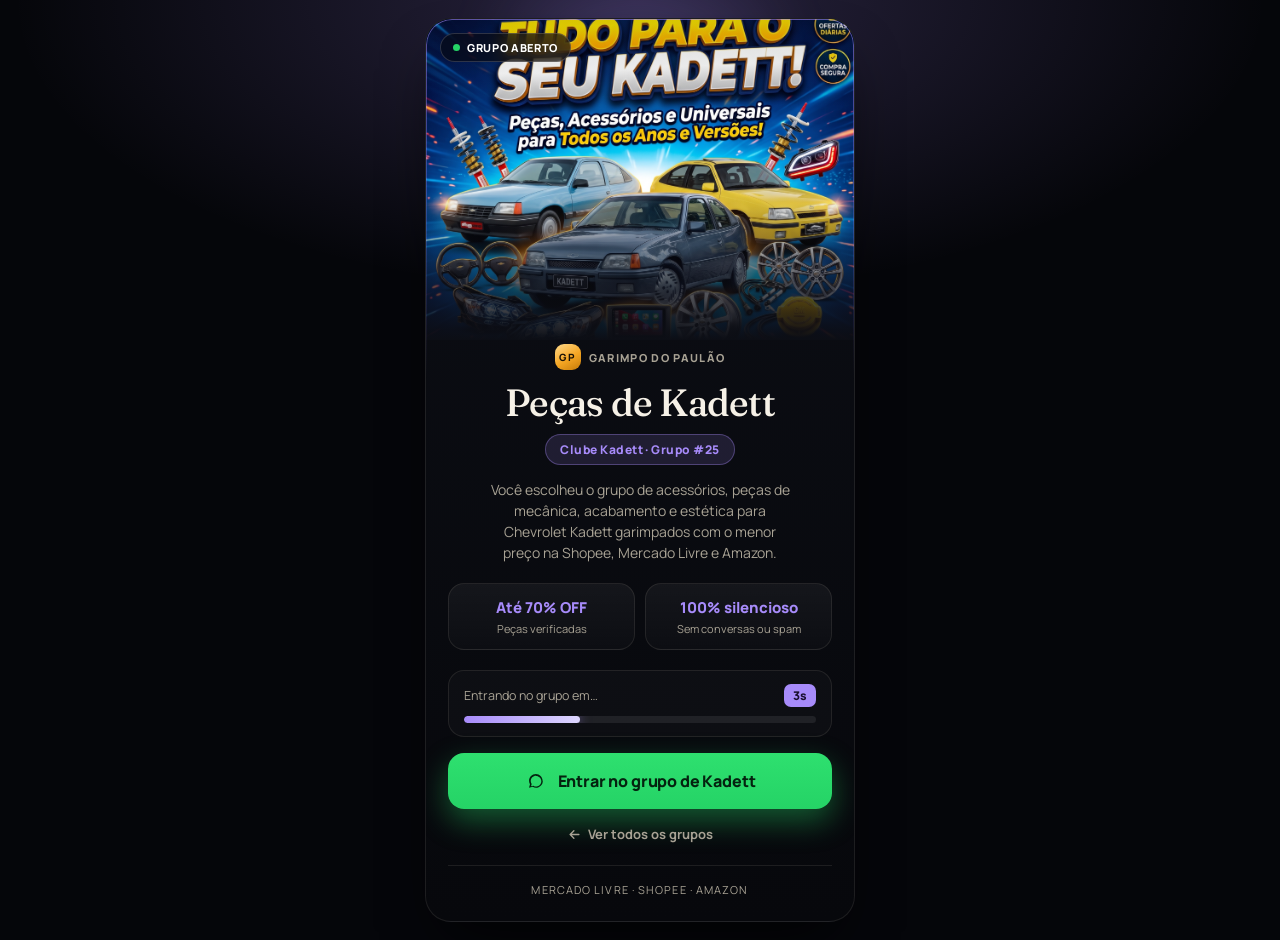
<file: kadett/index.html>
<!DOCTYPE html>
<html lang="pt-BR">

<head>
    <meta charset="UTF-8">
    <meta name="viewport" content="width=device-width, initial-scale=1, viewport-fit=cover">
    <meta name="theme-color" content="#07080c">
    <meta name="description" content="Grupo de Peças de Kadett do Garimpo do PauLão. Acessórios, mecânica, acabamento e estética para Chevrolet Kadett no menor preço.">
    <title>Garimpo do PauLão | Peças de Kadett #25</title>
    <link rel="preconnect" href="https://fonts.googleapis.com">
    <link rel="preconnect" href="https://fonts.gstatic.com" crossorigin>
    <link href="https://fonts.googleapis.com/css2?family=Fraunces:ital,opsz,wght@1,9..144,500;1,9..144,600&family=Manrope:wght@500;600;700;800&display=swap" rel="stylesheet">
    <style>
        :root {
            --accent: #a78bfa;
            --accent-soft: #ddd6fe;
            --brand: #f5a623;
            --brand-soft: #ffd98a;
            --img-pos: center 20%;
            --bg: #07080c;
            --bg-2: #0c0e15;
            --ink: #f6f1e7;
            --muted: #a8a294;
            --wpp: #25d366;
            --line: rgba(255, 244, 220, 0.09);
            --safe-top: env(safe-area-inset-top, 0px);
            --safe-bottom: env(safe-area-inset-bottom, 0px);
        }

        * { box-sizing: border-box; margin: 0; padding: 0; -webkit-tap-highlight-color: transparent; }
        html { background: #05060a; }

        body {
            min-height: 100dvh;
            color: var(--ink);
            font-family: Manrope, "Segoe UI", sans-serif;
            background:
                radial-gradient(70% 45% at 50% 0%, color-mix(in srgb, var(--accent) 22%, transparent), transparent 70%),
                #05060a;
            display: flex;
            align-items: center;
            justify-content: center;
            padding: max(18px, var(--safe-top)) 16px max(18px, var(--safe-bottom));
            -webkit-font-smoothing: antialiased;
        }

        .stage { position: relative; width: 100%; max-width: 430px; animation: rise 0.6s both; }

        .stage::before {
            content: "";
            position: absolute;
            inset: -40px -10px 20px;
            z-index: -1;
            background: radial-gradient(60% 45% at 50% 20%, color-mix(in srgb, var(--accent) 30%, transparent), transparent 70%);
            filter: blur(20px);
        }

        .card {
            position: relative;
            border-radius: 26px;
            overflow: hidden;
            background: linear-gradient(180deg, var(--bg-2), var(--bg));
            border: 1px solid var(--line);
            box-shadow: 0 30px 60px -20px rgba(0, 0, 0, 0.8);
        }

        .card::after {
            content: "";
            position: absolute;
            inset: 0;
            border-radius: 26px;
            padding: 1px;
            background: linear-gradient(180deg, color-mix(in srgb, var(--accent) 55%, transparent), transparent 40%);
            -webkit-mask: linear-gradient(#000 0 0) content-box, linear-gradient(#000 0 0);
            -webkit-mask-composite: xor;
            mask-composite: exclude;
            pointer-events: none;
        }

        .media { position: relative; width: 100%; aspect-ratio: 4 / 3; overflow: hidden; background: #0d1117; }
        .media img { width: 100%; height: 100%; object-fit: cover; object-position: var(--img-pos); transform: scale(1.02); }
        .media .fade { position: absolute; inset: 0; background: linear-gradient(180deg, rgba(7, 8, 12, 0.15) 0%, transparent 30%, transparent 55%, var(--bg-2) 100%); }

        .chip {
            position: absolute; top: 14px; left: 14px;
            display: inline-flex; align-items: center; gap: 7px;
            padding: 6px 12px; border-radius: 999px;
            background: rgba(7, 8, 12, 0.6);
            border: 1px solid rgba(255, 255, 255, 0.16);
            backdrop-filter: blur(10px); -webkit-backdrop-filter: blur(10px);
            font-size: 11px; font-weight: 800; letter-spacing: 0.06em; text-transform: uppercase; color: #fff;
        }
        .chip b { width: 7px; height: 7px; border-radius: 50%; background: var(--wpp); box-shadow: 0 0 0 0 rgba(37, 211, 102, 0.7); animation: pulse 1.8s infinite; }

        .body { position: relative; padding: 4px 22px 24px; text-align: center; }

        .brand { display: inline-flex; align-items: center; gap: 8px; margin-bottom: 14px; font-size: 11px; font-weight: 800; letter-spacing: 0.12em; text-transform: uppercase; color: var(--muted); }
        .brand i { width: 26px; height: 26px; border-radius: 9px; display: grid; place-items: center; background: linear-gradient(150deg, var(--brand-soft), var(--brand) 55%, #c47a09); color: #1a1206; font-style: normal; font-size: 10px; font-weight: 800; }

        h1 { font-family: Fraunces, Georgia, serif; font-weight: 500; font-size: clamp(30px, 8.5vw, 38px); line-height: 1; letter-spacing: -0.02em; margin-bottom: 12px; }

        .tag { display: inline-flex; align-items: center; padding: 6px 14px; border-radius: 999px; background: color-mix(in srgb, var(--accent) 14%, transparent); border: 1px solid color-mix(in srgb, var(--accent) 35%, transparent); color: var(--accent); font-size: 12px; font-weight: 800; letter-spacing: 0.04em; margin-bottom: 14px; }

        .desc { color: var(--muted); font-size: 14px; line-height: 1.5; max-width: 34ch; margin: 0 auto 20px; }

        .stats { display: grid; grid-template-columns: 1fr 1fr; gap: 10px; margin-bottom: 20px; }
        .stat { background: linear-gradient(180deg, rgba(255, 255, 255, 0.05), rgba(255, 255, 255, 0.02)); border: 1px solid var(--line); border-radius: 16px; padding: 13px 10px; }
        .stat .v { font-size: 15px; font-weight: 800; color: var(--accent); }
        .stat .l { margin-top: 3px; font-size: 11px; color: var(--muted); }

        .timer { background: rgba(255, 255, 255, 0.025); border: 1px solid var(--line); border-radius: 16px; padding: 13px 15px; margin-bottom: 16px; text-align: left; }
        .timer-top { display: flex; align-items: center; justify-content: space-between; font-size: 12.5px; color: var(--muted); margin-bottom: 9px; }
        .timer-top b { background: var(--accent); color: #1a1030; font-size: 12px; font-weight: 800; padding: 3px 9px; border-radius: 7px; }
        .track { height: 7px; background: rgba(255, 255, 255, 0.08); border-radius: 10px; overflow: hidden; }
        .fill { height: 100%; width: 0%; border-radius: 10px; background: linear-gradient(90deg, var(--accent), var(--accent-soft)); box-shadow: 0 0 12px color-mix(in srgb, var(--accent) 60%, transparent); transition: width 0.05s linear; }

        .cta { display: flex; align-items: center; justify-content: center; gap: 11px; width: 100%; background: linear-gradient(180deg, #2ee06f, var(--wpp)); color: #04220f; text-decoration: none; font-weight: 800; font-size: 16px; letter-spacing: -0.01em; padding: 17px; border-radius: 16px; box-shadow: 0 12px 30px rgba(37, 211, 102, 0.4); animation: pulseBtn 2.2s infinite; }
        .cta svg { width: 22px; height: 22px; fill: currentColor; }

        .back { display: inline-flex; align-items: center; gap: 6px; margin-top: 16px; color: var(--muted); font-size: 13px; font-weight: 700; text-decoration: none; }
        .back svg { width: 15px; height: 15px; fill: none; stroke: currentColor; stroke-width: 2.2; stroke-linecap: round; stroke-linejoin: round; }

        .trust { margin-top: 18px; padding-top: 16px; border-top: 1px solid var(--line); font-size: 11px; color: var(--muted); letter-spacing: 0.1em; text-transform: uppercase; }

        @keyframes pulse { 70% { box-shadow: 0 0 0 8px rgba(37, 211, 102, 0); } 100% { box-shadow: 0 0 0 0 rgba(37, 211, 102, 0); } }
        @keyframes pulseBtn { 0% { box-shadow: 0 12px 30px rgba(37, 211, 102, 0.4), 0 0 0 0 rgba(37, 211, 102, 0.5); } 70% { box-shadow: 0 12px 30px rgba(37, 211, 102, 0.4), 0 0 0 16px rgba(37, 211, 102, 0); } 100% { box-shadow: 0 12px 30px rgba(37, 211, 102, 0.4), 0 0 0 0 rgba(37, 211, 102, 0); } }
        @keyframes rise { from { opacity: 0; transform: translateY(16px); } to { opacity: 1; transform: translateY(0); } }

        @media (prefers-reduced-motion: reduce) { .stage, .cta, .chip b { animation: none; } }
    </style>
</head>

<body>
    <div class="stage">
        <div class="card">
            <div class="media">
                <img src="/kadett/paulao.png" alt="PauLão especialista em peças de Kadett">
                <div class="fade"></div>
                <span class="chip"><b></b> Grupo aberto</span>
            </div>
            <div class="body">
                <div class="brand"><i>GP</i> Garimpo do PauLão</div>
                <h1>Peças de Kadett</h1>
                <div class="tag">Clube Kadett · Grupo #25</div>
                <p class="desc">Você escolheu o grupo de acessórios, peças de mecânica, acabamento e estética para Chevrolet Kadett garimpados com o menor preço na Shopee, Mercado Livre e Amazon.</p>

                <div class="stats">
                    <div class="stat"><div class="v">Até 70% OFF</div><div class="l">Peças verificadas</div></div>
                    <div class="stat"><div class="v">100% silencioso</div><div class="l">Sem conversas ou spam</div></div>
                </div>

                <div class="timer">
                    <div class="timer-top"><span>Entrando no grupo em…</span><b id="timeText">4s</b></div>
                    <div class="track"><div class="fill" id="barFill"></div></div>
                </div>

                <a href="https://chat.whatsapp.com/JwCeJMhHHIj9UgTz4jTLOP" class="cta">
                    <svg viewBox="0 0 24 24"><path d="M12.031 6.172c-3.181 0-5.767 2.586-5.768 5.766-.001 1.298.38 2.27 1.019 3.287l-.711 2.598 2.664-.698c.969.587 1.961.956 2.796.957 3.183 0 5.768-2.587 5.768-5.767 0-3.181-2.586-5.768-5.768-5.768zm7.397 5.766c.002 4.078-3.32 7.398-7.397 7.399-.001 0-.001 0 0 0-1.282 0-2.53-.33-3.623-.956l-4.032 1.058 1.077-3.931c-.684-1.135-1.047-2.434-1.048-3.766.002-4.078 3.32-7.399 7.397-7.399 4.078 0 7.398 3.321 7.398 7.399z"/></svg>
                    Entrar no grupo de Kadett
                </a>

                <a href="/" class="back" id="homeLink">
                    <svg viewBox="0 0 24 24"><path d="M19 12H5M11 18l-6-6 6-6"/></svg>
                    Ver todos os grupos
                </a>

                <div class="trust">Mercado Livre · Shopee · Amazon</div>
            </div>
        </div>
    </div>

    <script>
        const targetUrl = "https://chat.whatsapp.com/JwCeJMhHHIj9UgTz4jTLOP";
        const duration = 4000;
        let elapsed = 0;
        const bar = document.getElementById("barFill");
        const txt = document.getElementById("timeText");

        document.getElementById("homeLink").addEventListener("click", () => clearInterval(loop));

        const loop = setInterval(() => {
            elapsed += 30;
            const pct = Math.min((elapsed / duration) * 100, 100);
            if (bar) bar.style.width = pct + "%";
            const sec = Math.ceil((duration - elapsed) / 1000);
            if (txt && sec >= 0) txt.textContent = sec + "s";
            if (elapsed >= duration) {
                clearInterval(loop);
                if (!/facebookexternalhit|Facebot|MetaInspector/i.test(navigator.userAgent)) {
                    window.location.href = targetUrl;
                }
            }
        }, 30);
    </script>
</body>

</html>
</file>
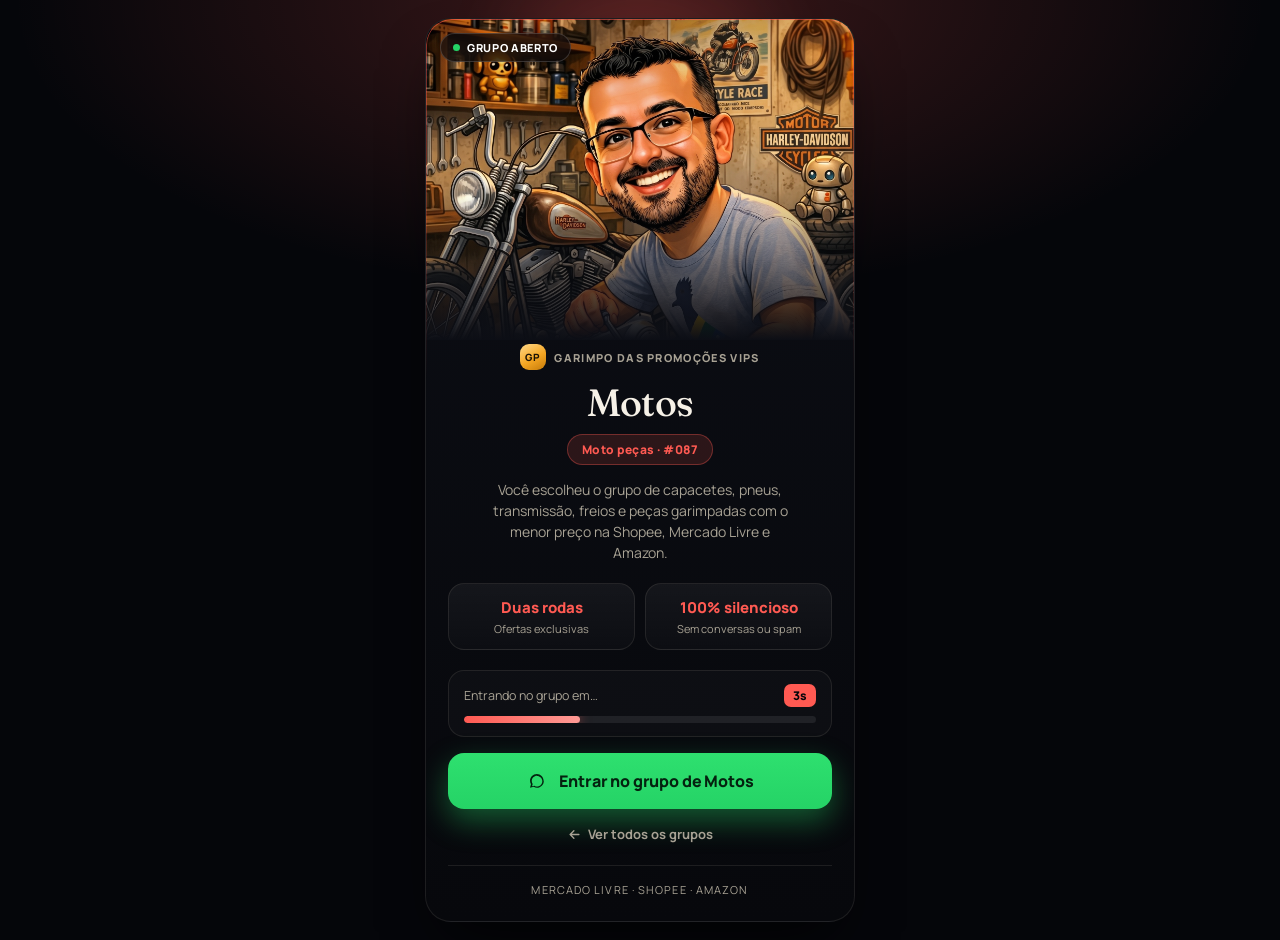
<file: motos/index.html>
<!DOCTYPE html>
<html lang="pt-BR">

<head>
    <meta charset="UTF-8">
    <meta name="viewport" content="width=device-width, initial-scale=1, viewport-fit=cover">
    <meta name="theme-color" content="#07080c">
    <meta name="description"
        content="Grupo de Moto Peças do Garimpo das Promoções VIPs. Capacetes, pneus, transmissão, freios e peças garimpadas no menor preço.">
    <title>Garimpo das Promoções VIPs | Moto Peças #087</title>
    <link rel="preconnect" href="https://fonts.googleapis.com">
    <link rel="preconnect" href="https://fonts.gstatic.com" crossorigin>
    <link
        href="https://fonts.googleapis.com/css2?family=Fraunces:ital,opsz,wght@1,9..144,500;1,9..144,600&family=Manrope:wght@500;600;700;800&display=swap"
        rel="stylesheet">
    <style>
        :root {
            --accent: #ff5a52;
            --accent-soft: #ff9a95;
            --brand: #f5a623;
            --brand-soft: #ffd98a;
            --img-pos: center 20%;
            --bg: #07080c;
            --bg-2: #0c0e15;
            --ink: #f6f1e7;
            --muted: #a8a294;
            --wpp: #25d366;
            --line: rgba(255, 244, 220, 0.09);
            --safe-top: env(safe-area-inset-top, 0px);
            --safe-bottom: env(safe-area-inset-bottom, 0px);
        }

        * {
            box-sizing: border-box;
            margin: 0;
            padding: 0;
            -webkit-tap-highlight-color: transparent;
        }

        html {
            background: #05060a;
        }

        body {
            min-height: 100dvh;
            color: var(--ink);
            font-family: Manrope, "Segoe UI", sans-serif;
            background:
                radial-gradient(70% 45% at 50% 0%, color-mix(in srgb, var(--accent) 22%, transparent), transparent 70%),
                #05060a;
            display: flex;
            align-items: center;
            justify-content: center;
            padding: max(18px, var(--safe-top)) 16px max(18px, var(--safe-bottom));
            -webkit-font-smoothing: antialiased;
        }

        .stage {
            position: relative;
            width: 100%;
            max-width: 430px;
            animation: rise 0.6s both;
        }

        .stage::before {
            content: "";
            position: absolute;
            inset: -40px -10px 20px;
            z-index: -1;
            background: radial-gradient(60% 45% at 50% 20%, color-mix(in srgb, var(--accent) 30%, transparent), transparent 70%);
            filter: blur(20px);
        }

        .card {
            position: relative;
            border-radius: 26px;
            overflow: hidden;
            background: linear-gradient(180deg, var(--bg-2), var(--bg));
            border: 1px solid var(--line);
            box-shadow: 0 30px 60px -20px rgba(0, 0, 0, 0.8);
        }

        .card::after {
            content: "";
            position: absolute;
            inset: 0;
            border-radius: 26px;
            padding: 1px;
            background: linear-gradient(180deg, color-mix(in srgb, var(--accent) 55%, transparent), transparent 40%);
            -webkit-mask: linear-gradient(#000 0 0) content-box, linear-gradient(#000 0 0);
            -webkit-mask-composite: xor;
            mask-composite: exclude;
            pointer-events: none;
        }

        .media {
            position: relative;
            width: 100%;
            aspect-ratio: 4 / 3;
            overflow: hidden;
            background: #0d1117;
        }

        .media img {
            width: 100%;
            height: 100%;
            object-fit: cover;
            object-position: var(--img-pos);
            transform: scale(1.02);
        }

        .media .fade {
            position: absolute;
            inset: 0;
            background: linear-gradient(180deg, rgba(7, 8, 12, 0.15) 0%, transparent 30%, transparent 55%, var(--bg-2) 100%);
        }

        .chip {
            position: absolute;
            top: 14px;
            left: 14px;
            display: inline-flex;
            align-items: center;
            gap: 7px;
            padding: 6px 12px;
            border-radius: 999px;
            background: rgba(7, 8, 12, 0.6);
            border: 1px solid rgba(255, 255, 255, 0.16);
            backdrop-filter: blur(10px);
            -webkit-backdrop-filter: blur(10px);
            font-size: 11px;
            font-weight: 800;
            letter-spacing: 0.06em;
            text-transform: uppercase;
            color: #fff;
        }

        .chip b {
            width: 7px;
            height: 7px;
            border-radius: 50%;
            background: var(--wpp);
            box-shadow: 0 0 0 0 rgba(37, 211, 102, 0.7);
            animation: pulse 1.8s infinite;
        }

        .body {
            position: relative;
            padding: 4px 22px 24px;
            text-align: center;
        }

        .brand {
            display: inline-flex;
            align-items: center;
            gap: 8px;
            margin-bottom: 14px;
            font-size: 11px;
            font-weight: 800;
            letter-spacing: 0.12em;
            text-transform: uppercase;
            color: var(--muted);
        }

        .brand i {
            width: 26px;
            height: 26px;
            border-radius: 9px;
            display: grid;
            place-items: center;
            background: linear-gradient(150deg, var(--brand-soft), var(--brand) 55%, #c47a09);
            color: #1a1206;
            font-style: normal;
            font-size: 10px;
            font-weight: 800;
        }

        h1 {
            font-family: Fraunces, Georgia, serif;
            font-weight: 500;
            font-size: clamp(30px, 8.5vw, 38px);
            line-height: 1;
            letter-spacing: -0.02em;
            margin-bottom: 12px;
        }

        .tag {
            display: inline-flex;
            align-items: center;
            padding: 6px 14px;
            border-radius: 999px;
            background: color-mix(in srgb, var(--accent) 14%, transparent);
            border: 1px solid color-mix(in srgb, var(--accent) 35%, transparent);
            color: var(--accent);
            font-size: 12px;
            font-weight: 800;
            letter-spacing: 0.04em;
            margin-bottom: 14px;
        }

        .desc {
            color: var(--muted);
            font-size: 14px;
            line-height: 1.5;
            max-width: 34ch;
            margin: 0 auto 20px;
        }

        .stats {
            display: grid;
            grid-template-columns: 1fr 1fr;
            gap: 10px;
            margin-bottom: 20px;
        }

        .stat {
            background: linear-gradient(180deg, rgba(255, 255, 255, 0.05), rgba(255, 255, 255, 0.02));
            border: 1px solid var(--line);
            border-radius: 16px;
            padding: 13px 10px;
        }

        .stat .v {
            font-size: 15px;
            font-weight: 800;
            color: var(--accent);
        }

        .stat .l {
            margin-top: 3px;
            font-size: 11px;
            color: var(--muted);
        }

        .timer {
            background: rgba(255, 255, 255, 0.025);
            border: 1px solid var(--line);
            border-radius: 16px;
            padding: 13px 15px;
            margin-bottom: 16px;
            text-align: left;
        }

        .timer-top {
            display: flex;
            align-items: center;
            justify-content: space-between;
            font-size: 12.5px;
            color: var(--muted);
            margin-bottom: 9px;
        }

        .timer-top b {
            background: var(--accent);
            color: #05060a;
            font-size: 12px;
            font-weight: 800;
            padding: 3px 9px;
            border-radius: 7px;
        }

        .track {
            height: 7px;
            background: rgba(255, 255, 255, 0.08);
            border-radius: 10px;
            overflow: hidden;
        }

        .fill {
            height: 100%;
            width: 0%;
            border-radius: 10px;
            background: linear-gradient(90deg, var(--accent), var(--accent-soft));
            box-shadow: 0 0 12px color-mix(in srgb, var(--accent) 60%, transparent);
            transition: width 0.05s linear;
        }

        .cta {
            display: flex;
            align-items: center;
            justify-content: center;
            gap: 11px;
            width: 100%;
            background: linear-gradient(180deg, #2ee06f, var(--wpp));
            color: #04220f;
            text-decoration: none;
            font-weight: 800;
            font-size: 16px;
            letter-spacing: -0.01em;
            padding: 17px;
            border-radius: 16px;
            box-shadow: 0 12px 30px rgba(37, 211, 102, 0.4);
            animation: pulseBtn 2.2s infinite;
        }

        .cta svg {
            width: 22px;
            height: 22px;
            fill: currentColor;
        }

        .back {
            display: inline-flex;
            align-items: center;
            gap: 6px;
            margin-top: 16px;
            color: var(--muted);
            font-size: 13px;
            font-weight: 700;
            text-decoration: none;
        }

        .back svg {
            width: 15px;
            height: 15px;
            fill: none;
            stroke: currentColor;
            stroke-width: 2.2;
            stroke-linecap: round;
            stroke-linejoin: round;
        }

        .trust {
            margin-top: 18px;
            padding-top: 16px;
            border-top: 1px solid var(--line);
            font-size: 11px;
            color: var(--muted);
            letter-spacing: 0.1em;
            text-transform: uppercase;
        }

        @keyframes pulse {
            70% {
                box-shadow: 0 0 0 8px rgba(37, 211, 102, 0);
            }

            100% {
                box-shadow: 0 0 0 0 rgba(37, 211, 102, 0);
            }
        }

        @keyframes pulseBtn {
            0% {
                box-shadow: 0 12px 30px rgba(37, 211, 102, 0.4), 0 0 0 0 rgba(37, 211, 102, 0.5);
            }

            70% {
                box-shadow: 0 12px 30px rgba(37, 211, 102, 0.4), 0 0 0 16px rgba(37, 211, 102, 0);
            }

            100% {
                box-shadow: 0 12px 30px rgba(37, 211, 102, 0.4), 0 0 0 0 rgba(37, 211, 102, 0);
            }
        }

        @keyframes rise {
            from {
                opacity: 0;
                transform: translateY(16px);
            }

            to {
                opacity: 1;
                transform: translateY(0);
            }
        }

        @media (prefers-reduced-motion: reduce) {

            .stage,
            .cta,
            .chip b {
                animation: none;
            }
        }
    </style>
</head>

<body>
    <div class="stage">
        <div class="card">
            <div class="media">
                <img src="/motos/paulao.png" alt="PauLão especialista em moto peças">
                <div class="fade"></div>
                <span class="chip"><b></b> Grupo aberto</span>
            </div>
            <div class="body">
                <div class="brand"><i>GP</i> Garimpo das Promoções VIPs</div>
                <h1>Motos</h1>
                <div class="tag">Moto peças · #087</div>
                <p class="desc">Você escolheu o grupo de capacetes, pneus, transmissão, freios e peças garimpadas com o
                    menor preço na Shopee, Mercado Livre e Amazon.</p>

                <div class="stats">
                    <div class="stat">
                        <div class="v">Duas rodas</div>
                        <div class="l">Ofertas exclusivas</div>
                    </div>
                    <div class="stat">
                        <div class="v">100% silencioso</div>
                        <div class="l">Sem conversas ou spam</div>
                    </div>
                </div>

                <div class="timer">
                    <div class="timer-top"><span>Entrando no grupo em…</span><b id="timeText">4s</b></div>
                    <div class="track">
                        <div class="fill" id="barFill"></div>
                    </div>
                </div>

                <a href="https://chat.whatsapp.com/GXHJKOupoFtDHqTcbfQBTs" class="cta">
                    <svg viewBox="0 0 24 24">
                        <path
                            d="M12.031 6.172c-3.181 0-5.767 2.586-5.768 5.766-.001 1.298.38 2.27 1.019 3.287l-.711 2.598 2.664-.698c.969.587 1.961.956 2.796.957 3.183 0 5.768-2.587 5.768-5.767 0-3.181-2.586-5.768-5.768-5.768zm7.397 5.766c.002 4.078-3.32 7.398-7.397 7.399-.001 0-.001 0 0 0-1.282 0-2.53-.33-3.623-.956l-4.032 1.058 1.077-3.931c-.684-1.135-1.047-2.434-1.048-3.766.002-4.078 3.32-7.399 7.397-7.399 4.078 0 7.398 3.321 7.398 7.399z" />
                    </svg>
                    Entrar no grupo de Motos
                </a>

                <a href="/" class="back" id="homeLink">
                    <svg viewBox="0 0 24 24">
                        <path d="M19 12H5M11 18l-6-6 6-6" />
                    </svg>
                    Ver todos os grupos
                </a>

                <div class="trust">Mercado Livre · Shopee · Amazon</div>
            </div>
        </div>
    </div>

    <script>
        const targetUrl = "https://chat.whatsapp.com/GXHJKOupoFtDHqTcbfQBTs";
        const duration = 4000;
        let elapsed = 0;
        const bar = document.getElementById("barFill");
        const txt = document.getElementById("timeText");

        document.getElementById("homeLink").addEventListener("click", () => clearInterval(loop));

        const loop = setInterval(() => {
            elapsed += 30;
            const pct = Math.min((elapsed / duration) * 100, 100);
            if (bar) bar.style.width = pct + "%";
            const sec = Math.ceil((duration - elapsed) / 1000);
            if (txt && sec >= 0) txt.textContent = sec + "s";
            if (elapsed >= duration) {
                clearInterval(loop);
                if (!/facebookexternalhit|Facebot|MetaInspector/i.test(navigator.userAgent)) {
                    window.location.href = targetUrl;
                }
            }
        }, 30);
    </script>
</body>

</html>
</file>
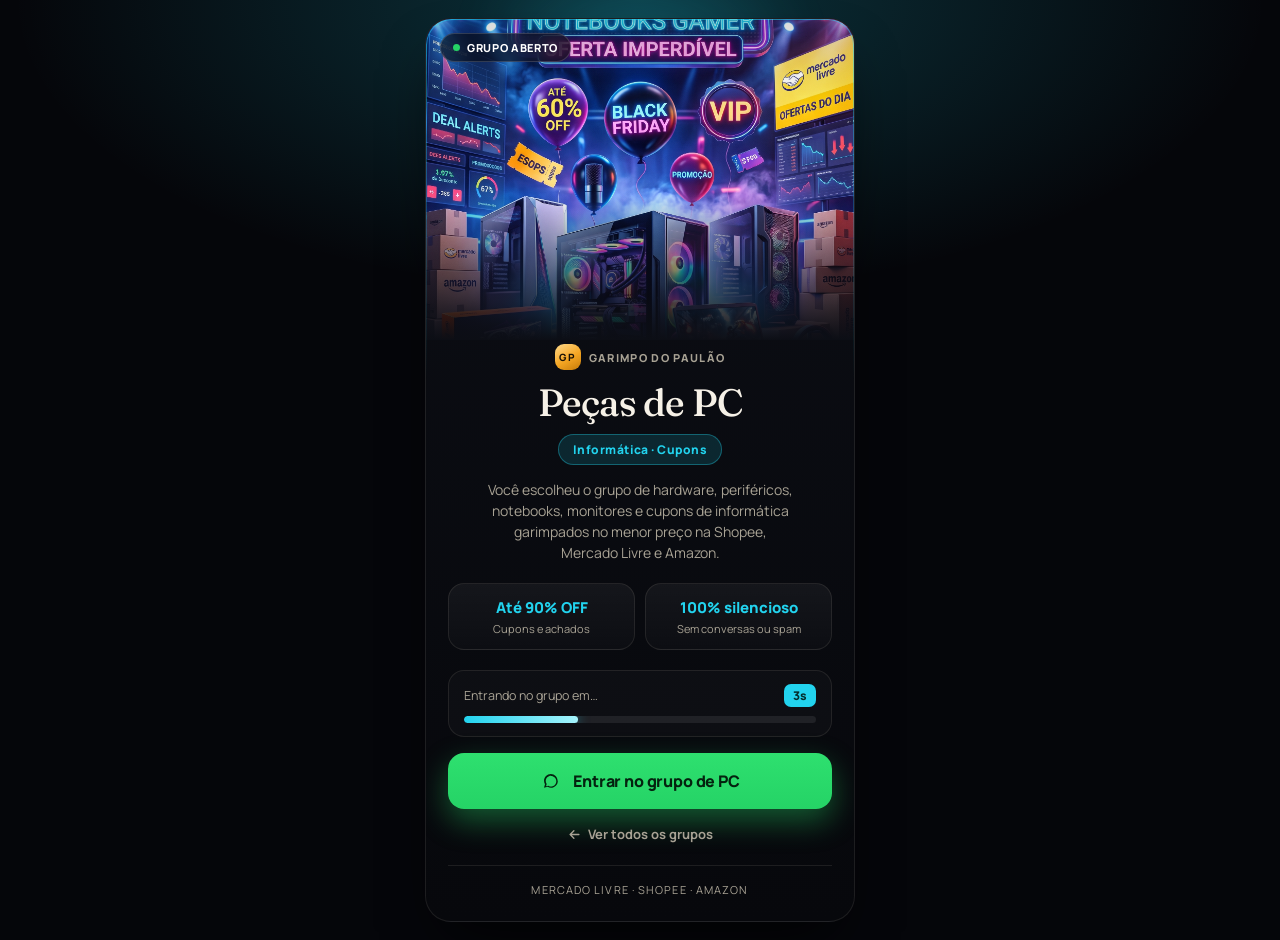
<file: pc/index.html>
<!DOCTYPE html>
<html lang="pt-BR">

<head>
    <meta charset="UTF-8">
    <meta name="viewport" content="width=device-width, initial-scale=1, viewport-fit=cover">
    <meta name="theme-color" content="#07080c">
    <meta name="description"
        content="Grupo de Peças de PC do Garimpo do PauLão. Hardware, periféricos, notebooks e cupons de informática no menor preço.">
    <title>Garimpo das Promoções VIPs | Peças de PC</title>
    <link rel="preconnect" href="https://fonts.googleapis.com">
    <link rel="preconnect" href="https://fonts.gstatic.com" crossorigin>
    <link
        href="https://fonts.googleapis.com/css2?family=Fraunces:ital,opsz,wght@1,9..144,500;1,9..144,600&family=Manrope:wght@500;600;700;800&display=swap"
        rel="stylesheet">
    <style>
        :root {
            --accent: #22d3ee;
            --accent-soft: #a5f3fc;
            --brand: #f5a623;
            --brand-soft: #ffd98a;
            --img-pos: center 22%;
            --bg: #07080c;
            --bg-2: #0c0e15;
            --ink: #f6f1e7;
            --muted: #a8a294;
            --wpp: #25d366;
            --line: rgba(255, 244, 220, 0.09);
            --safe-top: env(safe-area-inset-top, 0px);
            --safe-bottom: env(safe-area-inset-bottom, 0px);
        }

        * {
            box-sizing: border-box;
            margin: 0;
            padding: 0;
            -webkit-tap-highlight-color: transparent;
        }

        html {
            background: #05060a;
        }

        body {
            min-height: 100dvh;
            color: var(--ink);
            font-family: Manrope, "Segoe UI", sans-serif;
            background:
                radial-gradient(70% 45% at 50% 0%, color-mix(in srgb, var(--accent) 22%, transparent), transparent 70%),
                #05060a;
            display: flex;
            align-items: center;
            justify-content: center;
            padding: max(18px, var(--safe-top)) 16px max(18px, var(--safe-bottom));
            -webkit-font-smoothing: antialiased;
        }

        .stage {
            position: relative;
            width: 100%;
            max-width: 430px;
            animation: rise 0.6s both;
        }

        .stage::before {
            content: "";
            position: absolute;
            inset: -40px -10px 20px;
            z-index: -1;
            background: radial-gradient(60% 45% at 50% 20%, color-mix(in srgb, var(--accent) 30%, transparent), transparent 70%);
            filter: blur(20px);
        }

        .card {
            position: relative;
            border-radius: 26px;
            overflow: hidden;
            background: linear-gradient(180deg, var(--bg-2), var(--bg));
            border: 1px solid var(--line);
            box-shadow: 0 30px 60px -20px rgba(0, 0, 0, 0.8);
        }

        .card::after {
            content: "";
            position: absolute;
            inset: 0;
            border-radius: 26px;
            padding: 1px;
            background: linear-gradient(180deg, color-mix(in srgb, var(--accent) 55%, transparent), transparent 40%);
            -webkit-mask: linear-gradient(#000 0 0) content-box, linear-gradient(#000 0 0);
            -webkit-mask-composite: xor;
            mask-composite: exclude;
            pointer-events: none;
        }

        .media {
            position: relative;
            width: 100%;
            aspect-ratio: 4 / 3;
            overflow: hidden;
            background: #0d1117;
        }

        .media img {
            width: 100%;
            height: 100%;
            object-fit: cover;
            object-position: var(--img-pos);
            transform: scale(1.02);
        }

        .media .fade {
            position: absolute;
            inset: 0;
            background: linear-gradient(180deg, rgba(7, 8, 12, 0.15) 0%, transparent 30%, transparent 55%, var(--bg-2) 100%);
        }

        .chip {
            position: absolute;
            top: 14px;
            left: 14px;
            display: inline-flex;
            align-items: center;
            gap: 7px;
            padding: 6px 12px;
            border-radius: 999px;
            background: rgba(7, 8, 12, 0.6);
            border: 1px solid rgba(255, 255, 255, 0.16);
            backdrop-filter: blur(10px);
            -webkit-backdrop-filter: blur(10px);
            font-size: 11px;
            font-weight: 800;
            letter-spacing: 0.06em;
            text-transform: uppercase;
            color: #fff;
        }

        .chip b {
            width: 7px;
            height: 7px;
            border-radius: 50%;
            background: var(--wpp);
            box-shadow: 0 0 0 0 rgba(37, 211, 102, 0.7);
            animation: pulse 1.8s infinite;
        }

        .body {
            position: relative;
            padding: 4px 22px 24px;
            text-align: center;
        }

        .brand {
            display: inline-flex;
            align-items: center;
            gap: 8px;
            margin-bottom: 14px;
            font-size: 11px;
            font-weight: 800;
            letter-spacing: 0.12em;
            text-transform: uppercase;
            color: var(--muted);
        }

        .brand i {
            width: 26px;
            height: 26px;
            border-radius: 9px;
            display: grid;
            place-items: center;
            background: linear-gradient(150deg, var(--brand-soft), var(--brand) 55%, #c47a09);
            color: #1a1206;
            font-style: normal;
            font-size: 10px;
            font-weight: 800;
        }

        h1 {
            font-family: Fraunces, Georgia, serif;
            font-weight: 500;
            font-size: clamp(30px, 8.5vw, 38px);
            line-height: 1;
            letter-spacing: -0.02em;
            margin-bottom: 12px;
        }

        .tag {
            display: inline-flex;
            align-items: center;
            padding: 6px 14px;
            border-radius: 999px;
            background: color-mix(in srgb, var(--accent) 14%, transparent);
            border: 1px solid color-mix(in srgb, var(--accent) 35%, transparent);
            color: var(--accent);
            font-size: 12px;
            font-weight: 800;
            letter-spacing: 0.04em;
            margin-bottom: 14px;
        }

        .desc {
            color: var(--muted);
            font-size: 14px;
            line-height: 1.5;
            max-width: 34ch;
            margin: 0 auto 20px;
        }

        .stats {
            display: grid;
            grid-template-columns: 1fr 1fr;
            gap: 10px;
            margin-bottom: 20px;
        }

        .stat {
            background: linear-gradient(180deg, rgba(255, 255, 255, 0.05), rgba(255, 255, 255, 0.02));
            border: 1px solid var(--line);
            border-radius: 16px;
            padding: 13px 10px;
        }

        .stat .v {
            font-size: 15px;
            font-weight: 800;
            color: var(--accent);
        }

        .stat .l {
            margin-top: 3px;
            font-size: 11px;
            color: var(--muted);
        }

        .timer {
            background: rgba(255, 255, 255, 0.025);
            border: 1px solid var(--line);
            border-radius: 16px;
            padding: 13px 15px;
            margin-bottom: 16px;
            text-align: left;
        }

        .timer-top {
            display: flex;
            align-items: center;
            justify-content: space-between;
            font-size: 12.5px;
            color: var(--muted);
            margin-bottom: 9px;
        }

        .timer-top b {
            background: var(--accent);
            color: #042f2e;
            font-size: 12px;
            font-weight: 800;
            padding: 3px 9px;
            border-radius: 7px;
        }

        .track {
            height: 7px;
            background: rgba(255, 255, 255, 0.08);
            border-radius: 10px;
            overflow: hidden;
        }

        .fill {
            height: 100%;
            width: 0%;
            border-radius: 10px;
            background: linear-gradient(90deg, var(--accent), var(--accent-soft));
            box-shadow: 0 0 12px color-mix(in srgb, var(--accent) 60%, transparent);
            transition: width 0.05s linear;
        }

        .cta {
            display: flex;
            align-items: center;
            justify-content: center;
            gap: 11px;
            width: 100%;
            background: linear-gradient(180deg, #2ee06f, var(--wpp));
            color: #04220f;
            text-decoration: none;
            font-weight: 800;
            font-size: 16px;
            letter-spacing: -0.01em;
            padding: 17px;
            border-radius: 16px;
            box-shadow: 0 12px 30px rgba(37, 211, 102, 0.4);
            animation: pulseBtn 2.2s infinite;
        }

        .cta svg {
            width: 22px;
            height: 22px;
            fill: currentColor;
        }

        .back {
            display: inline-flex;
            align-items: center;
            gap: 6px;
            margin-top: 16px;
            color: var(--muted);
            font-size: 13px;
            font-weight: 700;
            text-decoration: none;
        }

        .back svg {
            width: 15px;
            height: 15px;
            fill: none;
            stroke: currentColor;
            stroke-width: 2.2;
            stroke-linecap: round;
            stroke-linejoin: round;
        }

        .trust {
            margin-top: 18px;
            padding-top: 16px;
            border-top: 1px solid var(--line);
            font-size: 11px;
            color: var(--muted);
            letter-spacing: 0.1em;
            text-transform: uppercase;
        }

        @keyframes pulse {
            70% {
                box-shadow: 0 0 0 8px rgba(37, 211, 102, 0);
            }

            100% {
                box-shadow: 0 0 0 0 rgba(37, 211, 102, 0);
            }
        }

        @keyframes pulseBtn {
            0% {
                box-shadow: 0 12px 30px rgba(37, 211, 102, 0.4), 0 0 0 0 rgba(37, 211, 102, 0.5);
            }

            70% {
                box-shadow: 0 12px 30px rgba(37, 211, 102, 0.4), 0 0 0 16px rgba(37, 211, 102, 0);
            }

            100% {
                box-shadow: 0 12px 30px rgba(37, 211, 102, 0.4), 0 0 0 0 rgba(37, 211, 102, 0);
            }
        }

        @keyframes rise {
            from {
                opacity: 0;
                transform: translateY(16px);
            }

            to {
                opacity: 1;
                transform: translateY(0);
            }
        }

        @media (prefers-reduced-motion: reduce) {

            .stage,
            .cta,
            .chip b {
                animation: none;
            }
        }
    </style>
</head>

<body>
    <div class="stage">
        <div class="card">
            <div class="media">
                <img src="/pc/banner-pc.jpg" alt="Peças de computador e cupons de informática">
                <div class="fade"></div>
                <span class="chip"><b></b> Grupo aberto</span>
            </div>
            <div class="body">
                <div class="brand"><i>GP</i> Garimpo do PauLão</div>
                <h1>Peças de PC</h1>
                <div class="tag">Informática · Cupons</div>
                <p class="desc">Você escolheu o grupo de hardware, periféricos, notebooks, monitores e cupons de
                    informática garimpados no menor preço na Shopee, Mercado Livre e Amazon.</p>

                <div class="stats">
                    <div class="stat">
                        <div class="v">Até 90% OFF</div>
                        <div class="l">Cupons e achados</div>
                    </div>
                    <div class="stat">
                        <div class="v">100% silencioso</div>
                        <div class="l">Sem conversas ou spam</div>
                    </div>
                </div>

                <div class="timer">
                    <div class="timer-top"><span>Entrando no grupo em…</span><b id="timeText">4s</b></div>
                    <div class="track">
                        <div class="fill" id="barFill"></div>
                    </div>
                </div>

                <a href="https://chat.whatsapp.com/Ckh9eGDskrL59ke1KzDCew" class="cta">
                    <svg viewBox="0 0 24 24">
                        <path
                            d="M12.031 6.172c-3.181 0-5.767 2.586-5.768 5.766-.001 1.298.38 2.27 1.019 3.287l-.711 2.598 2.664-.698c.969.587 1.961.956 2.796.957 3.183 0 5.768-2.587 5.768-5.767 0-3.181-2.586-5.768-5.768-5.768zm7.397 5.766c.002 4.078-3.32 7.398-7.397 7.399-.001 0-.001 0 0 0-1.282 0-2.53-.33-3.623-.956l-4.032 1.058 1.077-3.931c-.684-1.135-1.047-2.434-1.048-3.766.002-4.078 3.32-7.399 7.397-7.399 4.078 0 7.398 3.321 7.398 7.399z" />
                    </svg>
                    Entrar no grupo de PC
                </a>

                <a href="/" class="back" id="homeLink">
                    <svg viewBox="0 0 24 24">
                        <path d="M19 12H5M11 18l-6-6 6-6" />
                    </svg>
                    Ver todos os grupos
                </a>

                <div class="trust">Mercado Livre · Shopee · Amazon</div>
            </div>
        </div>
    </div>

    <script>
        const targetUrl = "https://chat.whatsapp.com/Ckh9eGDskrL59ke1KzDCew";
        const duration = 4000;
        let elapsed = 0;
        const bar = document.getElementById("barFill");
        const txt = document.getElementById("timeText");

        document.getElementById("homeLink").addEventListener("click", () => clearInterval(loop));

        const loop = setInterval(() => {
            elapsed += 30;
            const pct = Math.min((elapsed / duration) * 100, 100);
            if (bar) bar.style.width = pct + "%";
            const sec = Math.ceil((duration - elapsed) / 1000);
            if (txt && sec >= 0) txt.textContent = sec + "s";
            if (elapsed >= duration) {
                clearInterval(loop);
                if (!/facebookexternalhit|Facebot|MetaInspector/i.test(navigator.userAgent)) {
                    window.location.href = targetUrl;
                }
            }
        }, 30);
    </script>
</body>

</html>
</file>
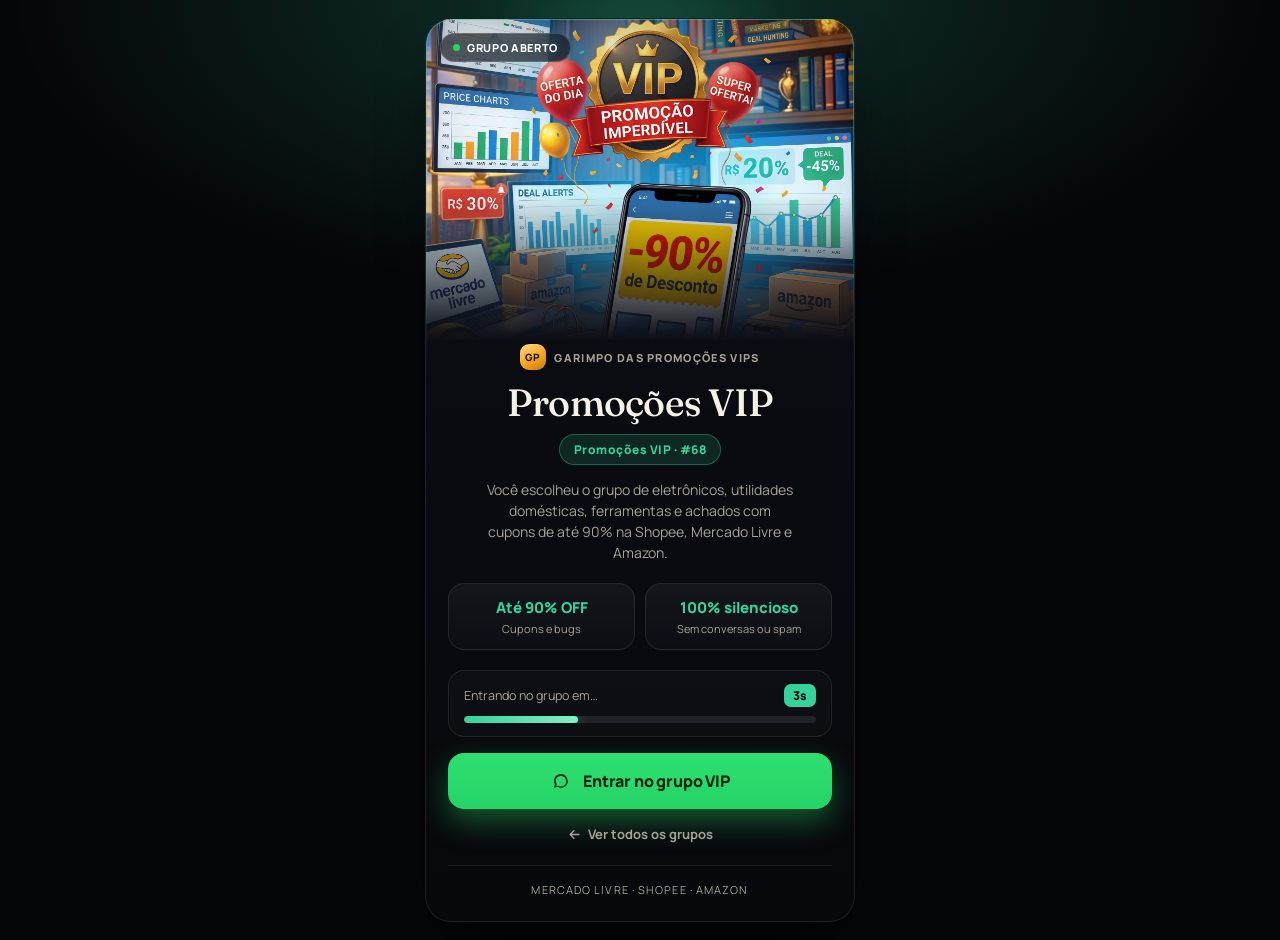
<file: promocoes/index.html>
<!DOCTYPE html>
<html lang="pt-BR">

<head>
    <meta charset="UTF-8">
    <meta name="viewport" content="width=device-width, initial-scale=1, viewport-fit=cover">
    <meta name="theme-color" content="#07080c">
    <meta name="description"
        content="Grupo Promoções VIPs. Eletrônicos, utilidades, ferramentas e achados com cupons de até 90% na Shopee, ML e Amazon.">
    <title>Garimpo das Promoções VIP #68</title>
    <link rel="preconnect" href="https://fonts.googleapis.com">
    <link rel="preconnect" href="https://fonts.gstatic.com" crossorigin>
    <link
        href="https://fonts.googleapis.com/css2?family=Fraunces:ital,opsz,wght@1,9..144,500;1,9..144,600&family=Manrope:wght@500;600;700;800&display=swap"
        rel="stylesheet">
    <style>
        :root {
            --accent: #34d399;
            --accent-soft: #86efc4;
            --brand: #f5a623;
            --brand-soft: #ffd98a;
            --img-pos: center 18%;
            --bg: #07080c;
            --bg-2: #0c0e15;
            --ink: #f6f1e7;
            --muted: #a8a294;
            --wpp: #25d366;
            --line: rgba(255, 244, 220, 0.09);
            --safe-top: env(safe-area-inset-top, 0px);
            --safe-bottom: env(safe-area-inset-bottom, 0px);
        }

        * {
            box-sizing: border-box;
            margin: 0;
            padding: 0;
            -webkit-tap-highlight-color: transparent;
        }

        html {
            background: #05060a;
        }

        body {
            min-height: 100dvh;
            color: var(--ink);
            font-family: Manrope, "Segoe UI", sans-serif;
            background:
                radial-gradient(70% 45% at 50% 0%, color-mix(in srgb, var(--accent) 22%, transparent), transparent 70%),
                #05060a;
            display: flex;
            align-items: center;
            justify-content: center;
            padding: max(18px, var(--safe-top)) 16px max(18px, var(--safe-bottom));
            -webkit-font-smoothing: antialiased;
        }

        .stage {
            position: relative;
            width: 100%;
            max-width: 430px;
            animation: rise 0.6s both;
        }

        .stage::before {
            content: "";
            position: absolute;
            inset: -40px -10px 20px;
            z-index: -1;
            background: radial-gradient(60% 45% at 50% 20%, color-mix(in srgb, var(--accent) 30%, transparent), transparent 70%);
            filter: blur(20px);
        }

        .card {
            position: relative;
            border-radius: 26px;
            overflow: hidden;
            background: linear-gradient(180deg, var(--bg-2), var(--bg));
            border: 1px solid var(--line);
            box-shadow: 0 30px 60px -20px rgba(0, 0, 0, 0.8);
        }

        .card::after {
            content: "";
            position: absolute;
            inset: 0;
            border-radius: 26px;
            padding: 1px;
            background: linear-gradient(180deg, color-mix(in srgb, var(--accent) 55%, transparent), transparent 40%);
            -webkit-mask: linear-gradient(#000 0 0) content-box, linear-gradient(#000 0 0);
            -webkit-mask-composite: xor;
            mask-composite: exclude;
            pointer-events: none;
        }

        .media {
            position: relative;
            width: 100%;
            aspect-ratio: 4 / 3;
            overflow: hidden;
            background: #0d1117;
        }

        .media img {
            width: 100%;
            height: 100%;
            object-fit: cover;
            object-position: var(--img-pos);
            transform: scale(1.02);
        }

        .media .fade {
            position: absolute;
            inset: 0;
            background: linear-gradient(180deg, rgba(7, 8, 12, 0.15) 0%, transparent 30%, transparent 55%, var(--bg-2) 100%);
        }

        .chip {
            position: absolute;
            top: 14px;
            left: 14px;
            display: inline-flex;
            align-items: center;
            gap: 7px;
            padding: 6px 12px;
            border-radius: 999px;
            background: rgba(7, 8, 12, 0.6);
            border: 1px solid rgba(255, 255, 255, 0.16);
            backdrop-filter: blur(10px);
            -webkit-backdrop-filter: blur(10px);
            font-size: 11px;
            font-weight: 800;
            letter-spacing: 0.06em;
            text-transform: uppercase;
            color: #fff;
        }

        .chip b {
            width: 7px;
            height: 7px;
            border-radius: 50%;
            background: var(--wpp);
            box-shadow: 0 0 0 0 rgba(37, 211, 102, 0.7);
            animation: pulse 1.8s infinite;
        }

        .body {
            position: relative;
            padding: 4px 22px 24px;
            text-align: center;
        }

        .brand {
            display: inline-flex;
            align-items: center;
            gap: 8px;
            margin-bottom: 14px;
            font-size: 11px;
            font-weight: 800;
            letter-spacing: 0.12em;
            text-transform: uppercase;
            color: var(--muted);
        }

        .brand i {
            width: 26px;
            height: 26px;
            border-radius: 9px;
            display: grid;
            place-items: center;
            background: linear-gradient(150deg, var(--brand-soft), var(--brand) 55%, #c47a09);
            color: #1a1206;
            font-style: normal;
            font-size: 10px;
            font-weight: 800;
        }

        h1 {
            font-family: Fraunces, Georgia, serif;
            font-weight: 500;
            font-size: clamp(30px, 8.5vw, 38px);
            line-height: 1;
            letter-spacing: -0.02em;
            margin-bottom: 12px;
        }

        .tag {
            display: inline-flex;
            align-items: center;
            padding: 6px 14px;
            border-radius: 999px;
            background: color-mix(in srgb, var(--accent) 14%, transparent);
            border: 1px solid color-mix(in srgb, var(--accent) 35%, transparent);
            color: var(--accent);
            font-size: 12px;
            font-weight: 800;
            letter-spacing: 0.04em;
            margin-bottom: 14px;
        }

        .desc {
            color: var(--muted);
            font-size: 14px;
            line-height: 1.5;
            max-width: 34ch;
            margin: 0 auto 20px;
        }

        .stats {
            display: grid;
            grid-template-columns: 1fr 1fr;
            gap: 10px;
            margin-bottom: 20px;
        }

        .stat {
            background: linear-gradient(180deg, rgba(255, 255, 255, 0.05), rgba(255, 255, 255, 0.02));
            border: 1px solid var(--line);
            border-radius: 16px;
            padding: 13px 10px;
        }

        .stat .v {
            font-size: 15px;
            font-weight: 800;
            color: var(--accent);
        }

        .stat .l {
            margin-top: 3px;
            font-size: 11px;
            color: var(--muted);
        }

        .timer {
            background: rgba(255, 255, 255, 0.025);
            border: 1px solid var(--line);
            border-radius: 16px;
            padding: 13px 15px;
            margin-bottom: 16px;
            text-align: left;
        }

        .timer-top {
            display: flex;
            align-items: center;
            justify-content: space-between;
            font-size: 12.5px;
            color: var(--muted);
            margin-bottom: 9px;
        }

        .timer-top b {
            background: var(--accent);
            color: #05060a;
            font-size: 12px;
            font-weight: 800;
            padding: 3px 9px;
            border-radius: 7px;
        }

        .track {
            height: 7px;
            background: rgba(255, 255, 255, 0.08);
            border-radius: 10px;
            overflow: hidden;
        }

        .fill {
            height: 100%;
            width: 0%;
            border-radius: 10px;
            background: linear-gradient(90deg, var(--accent), var(--accent-soft));
            box-shadow: 0 0 12px color-mix(in srgb, var(--accent) 60%, transparent);
            transition: width 0.05s linear;
        }

        .cta {
            display: flex;
            align-items: center;
            justify-content: center;
            gap: 11px;
            width: 100%;
            background: linear-gradient(180deg, #2ee06f, var(--wpp));
            color: #04220f;
            text-decoration: none;
            font-weight: 800;
            font-size: 16px;
            letter-spacing: -0.01em;
            padding: 17px;
            border-radius: 16px;
            box-shadow: 0 12px 30px rgba(37, 211, 102, 0.4);
            animation: pulseBtn 2.2s infinite;
        }

        .cta svg {
            width: 22px;
            height: 22px;
            fill: currentColor;
        }

        .back {
            display: inline-flex;
            align-items: center;
            gap: 6px;
            margin-top: 16px;
            color: var(--muted);
            font-size: 13px;
            font-weight: 700;
            text-decoration: none;
        }

        .back svg {
            width: 15px;
            height: 15px;
            fill: none;
            stroke: currentColor;
            stroke-width: 2.2;
            stroke-linecap: round;
            stroke-linejoin: round;
        }

        .trust {
            margin-top: 18px;
            padding-top: 16px;
            border-top: 1px solid var(--line);
            font-size: 11px;
            color: var(--muted);
            letter-spacing: 0.1em;
            text-transform: uppercase;
        }

        @keyframes pulse {
            70% {
                box-shadow: 0 0 0 8px rgba(37, 211, 102, 0);
            }

            100% {
                box-shadow: 0 0 0 0 rgba(37, 211, 102, 0);
            }
        }

        @keyframes pulseBtn {
            0% {
                box-shadow: 0 12px 30px rgba(37, 211, 102, 0.4), 0 0 0 0 rgba(37, 211, 102, 0.5);
            }

            70% {
                box-shadow: 0 12px 30px rgba(37, 211, 102, 0.4), 0 0 0 16px rgba(37, 211, 102, 0);
            }

            100% {
                box-shadow: 0 12px 30px rgba(37, 211, 102, 0.4), 0 0 0 0 rgba(37, 211, 102, 0);
            }
        }

        @keyframes rise {
            from {
                opacity: 0;
                transform: translateY(16px);
            }

            to {
                opacity: 1;
                transform: translateY(0);
            }
        }

        @media (prefers-reduced-motion: reduce) {

            .stage,
            .cta,
            .chip b {
                animation: none;
            }
        }
    </style>
</head>

<body>
    <div class="stage">
        <div class="card">
            <div class="media">
                <img src="/promocoes/paulao-vip.jpg" alt="PauLão especialista em promoções VIP">
                <div class="fade"></div>
                <span class="chip"><b></b> Grupo aberto</span>
            </div>
            <div class="body">
                <div class="brand"><i>GP</i> Garimpo das Promoções Vips</div>
                <h1>Promoções VIP</h1>
                <div class="tag">Promoções VIP · #68</div>
                <p class="desc">Você escolheu o grupo de eletrônicos, utilidades domésticas, ferramentas e achados com
                    cupons de até 90% na Shopee, Mercado Livre e Amazon.</p>

                <div class="stats">
                    <div class="stat">
                        <div class="v">Até 90% OFF</div>
                        <div class="l">Cupons e bugs</div>
                    </div>
                    <div class="stat">
                        <div class="v">100% silencioso</div>
                        <div class="l">Sem conversas ou spam</div>
                    </div>
                </div>

                <div class="timer">
                    <div class="timer-top"><span>Entrando no grupo em…</span><b id="timeText">4s</b></div>
                    <div class="track">
                        <div class="fill" id="barFill"></div>
                    </div>
                </div>

                <a href="https://chat.whatsapp.com/Li8t7WCmdqiEYjhppd3wA7" class="cta">
                    <svg viewBox="0 0 24 24">
                        <path
                            d="M12.031 6.172c-3.181 0-5.767 2.586-5.768 5.766-.001 1.298.38 2.27 1.019 3.287l-.711 2.598 2.664-.698c.969.587 1.961.956 2.796.957 3.183 0 5.768-2.587 5.768-5.767 0-3.181-2.586-5.768-5.768-5.768zm7.397 5.766c.002 4.078-3.32 7.398-7.397 7.399-.001 0-.001 0 0 0-1.282 0-2.53-.33-3.623-.956l-4.032 1.058 1.077-3.931c-.684-1.135-1.047-2.434-1.048-3.766.002-4.078 3.32-7.399 7.397-7.399 4.078 0 7.398 3.321 7.398 7.399z" />
                    </svg>
                    Entrar no grupo VIP
                </a>

                <a href="/" class="back" id="homeLink">
                    <svg viewBox="0 0 24 24">
                        <path d="M19 12H5M11 18l-6-6 6-6" />
                    </svg>
                    Ver todos os grupos
                </a>

                <div class="trust">Mercado Livre · Shopee · Amazon</div>
            </div>
        </div>
    </div>

    <script>
        const targetUrl = "https://chat.whatsapp.com/Li8t7WCmdqiEYjhppd3wA7";
        const duration = 4000;
        let elapsed = 0;
        const bar = document.getElementById("barFill");
        const txt = document.getElementById("timeText");

        document.getElementById("homeLink").addEventListener("click", () => clearInterval(loop));

        const loop = setInterval(() => {
            elapsed += 30;
            const pct = Math.min((elapsed / duration) * 100, 100);
            if (bar) bar.style.width = pct + "%";
            const sec = Math.ceil((duration - elapsed) / 1000);
            if (txt && sec >= 0) txt.textContent = sec + "s";
            if (elapsed >= duration) {
                clearInterval(loop);
                if (!/facebookexternalhit|Facebot|MetaInspector/i.test(navigator.userAgent)) {
                    window.location.href = targetUrl;
                }
            }
        }, 30);
    </script>
</body>

</html>
</file>
